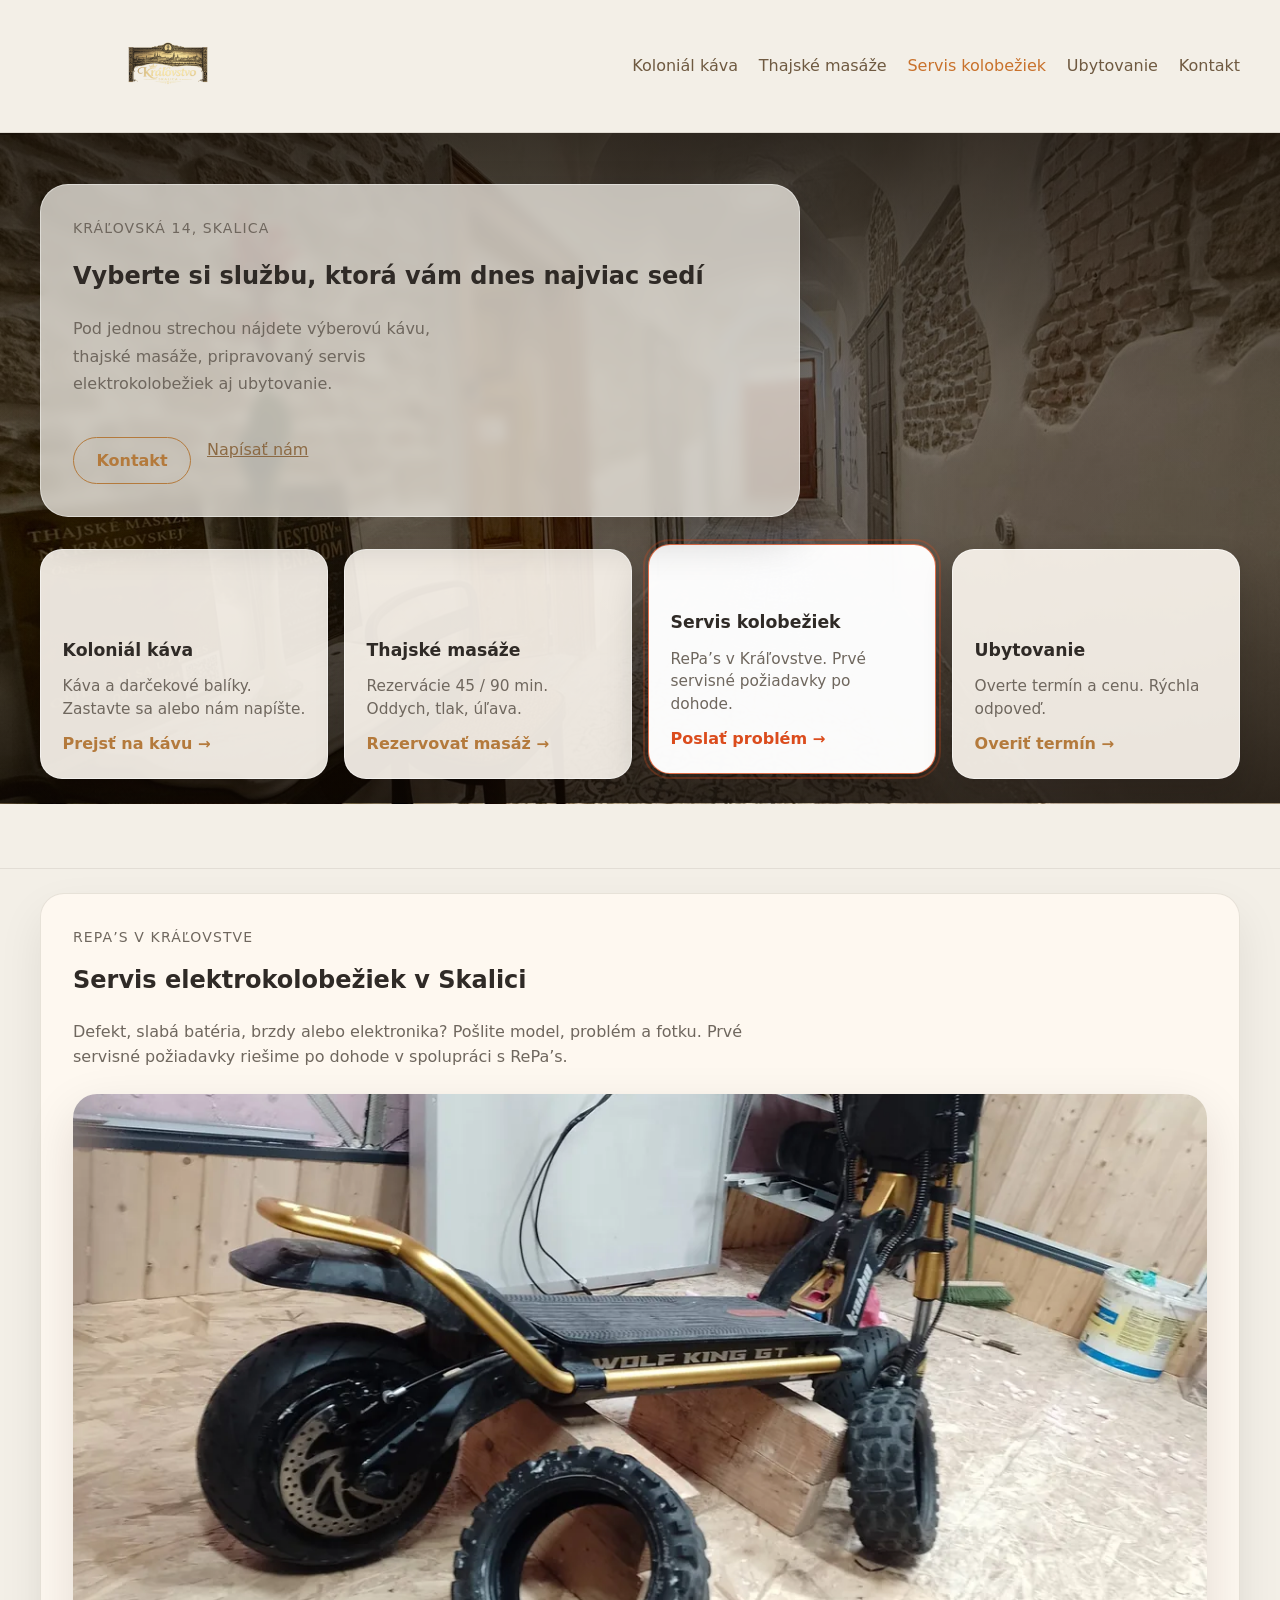
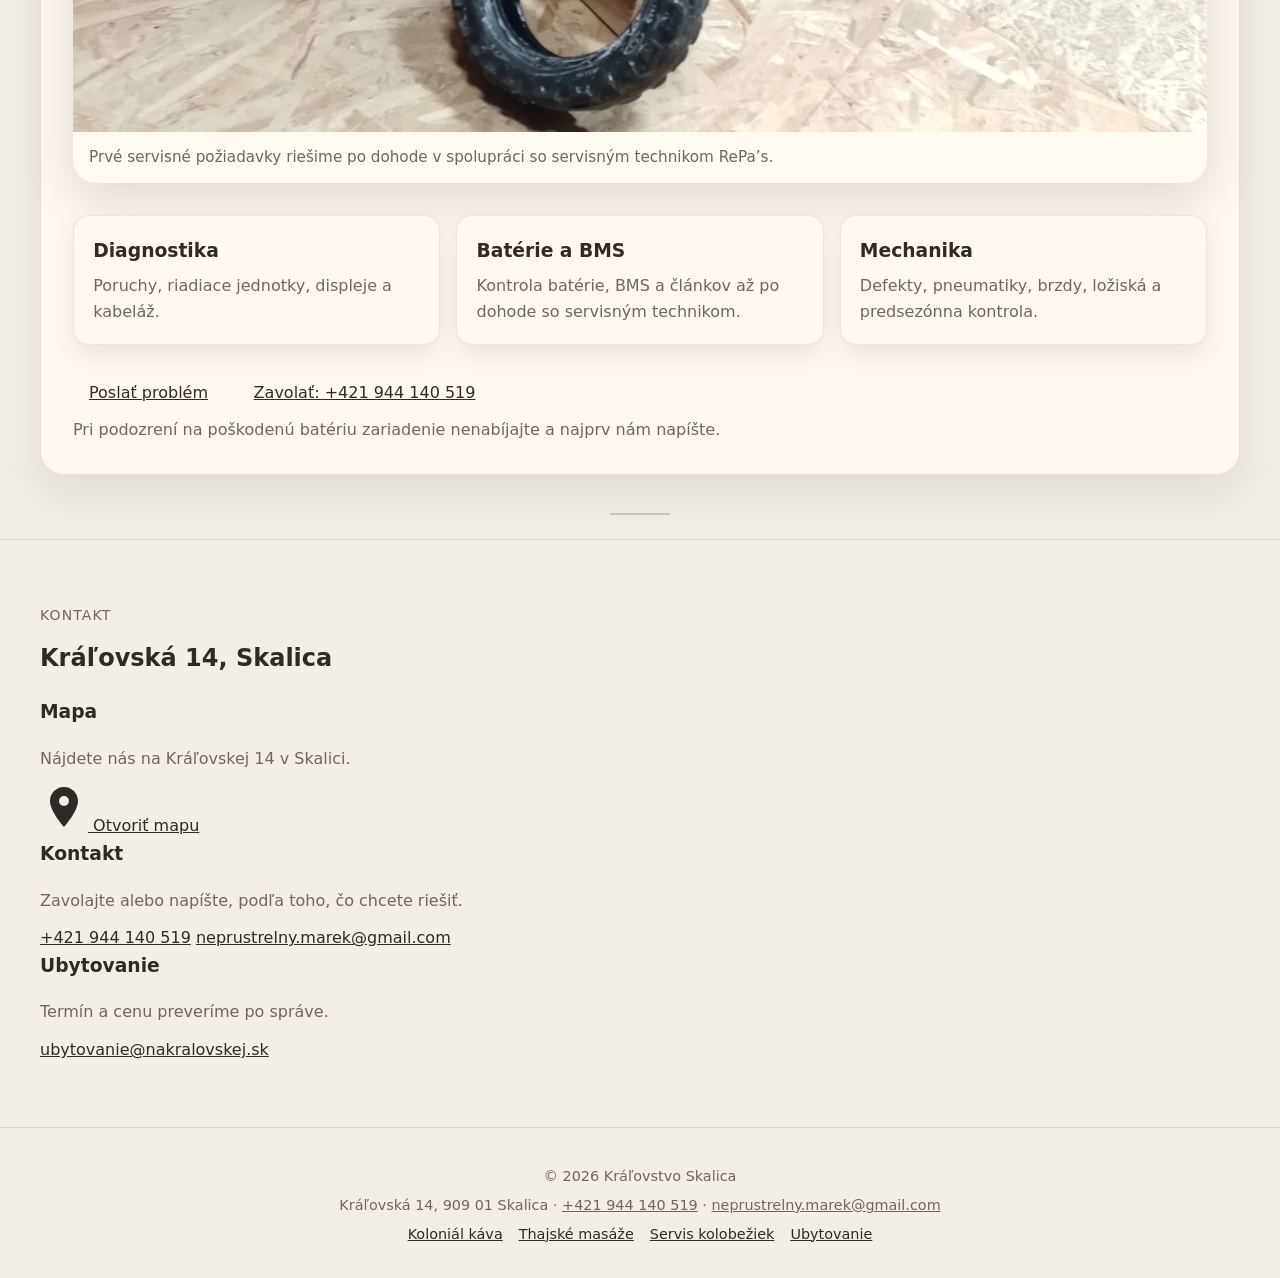
<file: index.html>
<!DOCTYPE html>
<html lang="sk">
<head>
  <meta charset="UTF-8" />
  <meta name="viewport" content="width=device-width, initial-scale=1.0" />
  <title>Kráľovstvo Skalica – káva, masáže, servis kolobežiek aj ubytovanie</title>
  <meta name="description" content="Historický dom na Kráľovskej 14 v Skalici. Jedny dvere vedú ku Koloniálu s kávou, thajským masážam, pripravovanému servisu elektrokolobežiek v spolupráci s RePa’s aj ubytovaniu." />
  <meta property="og:title" content="Kráľovstvo Skalica" />
  <meta property="og:description" content="Jedny dvere, viac ciest – káva, masáže, servis elektrokolobežiek a ubytovanie v historickom dome." />
  <meta property="og:type" content="website" />
  <meta property="og:url" content="https://kralovstvo.sk/" />
  <meta property="og:site_name" content="Kráľovstvo Skalica" />
  <meta property="og:locale" content="sk_SK" />
  <meta property="og:image" content="https://kralovstvo.sk/assets/img/og-home.jpg" />
  <meta property="og:image:width" content="1200" />
  <meta property="og:image:height" content="630" />
  <meta name="twitter:card" content="summary_large_image" />
  <link rel="canonical" href="https://kralovstvo.sk/" />
  <link rel="icon" href="assets/img/favicon.ico" sizes="any" />
  <link rel="icon" type="image/png" sizes="32x32" href="assets/img/favicon-32.png" />
  <link rel="icon" type="image/png" sizes="192x192" href="assets/img/favicon-192.png" />
  <link rel="icon" type="image/png" sizes="512x512" href="assets/img/favicon-512.png" />
  <link rel="apple-touch-icon" href="assets/img/apple-touch-icon.png" />
  <link rel="manifest" href="assets/img/site.webmanifest" />
  <meta name="theme-color" content="#fdfaf4" />
  <meta name="msapplication-TileColor" content="#1f1307" />
  <link rel="stylesheet" href="assets/css/shared.css" />
  <script type="application/ld+json">
    {
      "@context": "https://schema.org",
      "@type": "LocalBusiness",
      "name": "Kráľovstvo Skalica",
      "description": "Historický dom zo 17. storočia s Koloniálom, thajskými masážami, pripravovaným servisom elektrokolobežiek v spolupráci s RePa’s a butikovým ubytovaním.",
      "url": "https://kralovstvo.sk/",
      "telephone": "+421944140519",
      "email": "neprustrelny.marek@gmail.com",
      "address": {
        "@type": "PostalAddress",
        "streetAddress": "Kráľovská 14",
        "addressLocality": "Skalica",
        "postalCode": "909 01",
        "addressCountry": "SK"
      },
      "geo": {
        "@type": "GeoCoordinates",
        "latitude": 48.84674,
        "longitude": 17.23152
      },
      "image": "https://kralovstvo.sk/assets/img/og-home.jpg"
    }
  </script>
</head>
<body>
  <header class="site-header">
    <div class="container header-inner">
      <a class="logo" href="index.html" aria-label="Kráľovstvo Skalica">
        <img src="assets/img/logo-kralovstvo.png" alt="Kráľovstvo Skalica" class="site-logo" />
      </a>
      <nav class="primary-nav" aria-label="Hlavná navigácia">
        <button class="nav-toggle" aria-expanded="false" aria-controls="nav-list">Menu</button>
        <ul id="nav-list">
          <li><a href="#kolonial-kava" data-service-trigger="kolonial-kava">Koloniál káva</a></li>
          <li><a href="#thajske-masaze" data-service-trigger="thajske-masaze">Thajské masáže</a></li>
          <li><a href="#servis-elektrokolobeziek" data-service-trigger="servis-elektrokolobeziek">Servis kolobežiek</a></li>
          <li><a href="#ubytovanie" data-service-trigger="ubytovanie">Ubytovanie</a></li>
          <li><a href="#kontakt">Kontakt</a></li>
        </ul>
      </nav>
    </div>
  </header>

  <main>
    <section class="hero hero-entry hero-entry-home">
      <div class="container hero-home-layout">
        <div class="hero-entry-content hero-home-copy">
          <p class="tag">Kráľovská 14, Skalica</p>
          <h1>Vyberte si službu, ktorá vám dnes najviac sedí</h1>
          <p>Pod jednou strechou nájdete výberovú kávu, thajské masáže, pripravovaný servis elektrokolobežiek aj ubytovanie.</p>
          <div class="cta-group">
            <a class="btn btn-secondary" href="#kontakt">Kontakt</a>
            <a class="text-link" href="mailto:neprustrelny.marek@gmail.com?subject=Kráľovstvo%20Skalica">Napísať nám</a>
          </div>
        </div>
        <div class="hero-cards" data-hero-cards id="cesty">
          <a class="hero-card" href="#kolonial-kava" data-service-trigger="kolonial-kava" aria-label="Koloniál káva">
            <span class="hero-card-body">
              <h3>Koloniál káva</h3>
              <p>Káva a darčekové balíky. Zastavte sa alebo nám napíšte.</p>
              <span class="hero-card-cta">Prejsť na kávu</span>
            </span>
          </a>
          <a class="hero-card" href="#thajske-masaze" data-service-trigger="thajske-masaze" aria-label="Thajské masáže">
            <span class="hero-card-body">
              <h3>Thajské masáže</h3>
              <p>Rezervácie 45 / 90 min. Oddych, tlak, úľava.</p>
              <span class="hero-card-cta">Rezervovať masáž</span>
            </span>
          </a>
          <a class="hero-card" href="#servis-elektrokolobeziek" data-service-trigger="servis-elektrokolobeziek" aria-label="Servis elektrokolobežiek v Skalici">
            <span class="hero-card-body">
              <h3>Servis kolobežiek</h3>
              <p>RePa’s v Kráľovstve. Prvé servisné požiadavky po dohode.</p>
              <span class="hero-card-cta">Poslať problém</span>
            </span>
          </a>
          <a class="hero-card" href="#ubytovanie" data-service-trigger="ubytovanie" aria-label="Ubytovanie">
            <span class="hero-card-body">
              <h3>Ubytovanie</h3>
              <p>Overte termín a cenu. Rýchla odpoveď.</p>
              <span class="hero-card-cta">Overiť termín</span>
            </span>
          </a>
        </div>
      </div>
    </section>

    <section class="service-detail-area" id="sluzby-detail" aria-live="polite">
      <div class="container">
        <article class="service-panel" id="kolonial-kava" data-service-panel="kolonial-kava">
          <p class="tag">Káva a darčekové balíky</p>
          <h2>Koloniál káva</h2>
          <p>
            Výberová káva, darčekové balíky a jednoduchá objednávka po dohode.
            Zastavte sa u nás v Kráľovstve alebo nám napíšte, čo by ste potrebovali pripraviť.
          </p>
          <div class="trust-grid">
            <div class="trust-card">
              <h3>Čerstvá káva</h3>
              <p>Výberová káva a balíky pripravené podľa dohody.</p>
            </div>
            <div class="trust-card">
              <h3>Darčeky</h3>
              <p>Pre návštevy, firmy alebo blízkych.</p>
            </div>
            <div class="trust-card">
              <h3>Osobný odber</h3>
              <p>Možnosť osobného odberu po dohode.</p>
            </div>
          </div>
          <div class="service-actions">
            <a class="btn btn-secondary" href="kava.html">Vybrať kávu</a>
          </div>
        </article>

        <article class="service-panel" id="thajske-masaze" data-service-panel="thajske-masaze">
          <p class="tag">Oddych, tlak, úľava</p>
          <h2>Thajské masáže</h2>
          <p>
            Thajské masáže v pokojnom zázemí Kráľovstva.
            Rezervácie riešime po dohode podľa dostupných termínov.
          </p>
          <div class="trust-grid">
            <div class="trust-card">
              <h3>45 alebo 90 minút</h3>
              <p>Vyberieme dĺžku podľa potreby a dostupnosti.</p>
            </div>
            <div class="trust-card">
              <h3>Podľa tela</h3>
              <p>Masáž prispôsobíme tomu, čo práve potrebujete uvoľniť.</p>
            </div>
            <div class="trust-card">
              <h3>Poukaz</h3>
              <p>Darčekový poukaz pripravíme po dohode.</p>
            </div>
          </div>
          <div class="service-actions">
            <a class="btn btn-secondary" href="mailto:neprustrelny.marek@gmail.com?subject=Rezervacia%20masaze%20-%20Kralovstvo%20Skalica">Rezervovať masáž</a>
            <a class="text-link" href="masaze.html">Prejsť na detail masáží</a>
          </div>
        </article>

        <article class="service-panel" id="servis-elektrokolobeziek" data-service-panel="servis-elektrokolobeziek">
          <p class="tag">RePa’s v Kráľovstve</p>
          <h2>Servis elektrokolobežiek v Skalici</h2>
          <p>
            Defekt, slabá batéria, brzdy alebo elektronika? Pošlite model, problém a fotku.
            Prvé servisné požiadavky riešime po dohode v spolupráci s RePa’s.
          </p>

          <figure class="service-photo">
            <picture>
              <source srcset="assets/img/servis-kolobeziek/servis-kolobezky-dielna-01.webp" type="image/webp" />
              <img
                src="assets/img/servis-kolobeziek/servis-kolobezky-dielna-01.jpg"
                alt="Servis elektrokolobežky v dielni RePa’s v Kráľovstve"
                width="1200"
                height="675"
                loading="lazy"
              />
            </picture>
            <figcaption>Prvé servisné požiadavky riešime po dohode v spolupráci so servisným technikom RePa’s.</figcaption>
          </figure>

          <div class="trust-grid">
            <div class="trust-card">
              <h3>Diagnostika</h3>
              <p>Poruchy, riadiace jednotky, displeje a kabeláž.</p>
            </div>

            <div class="trust-card">
              <h3>Batérie a BMS</h3>
              <p>Kontrola batérie, BMS a článkov až po dohode so servisným technikom.</p>
            </div>

            <div class="trust-card">
              <h3>Mechanika</h3>
              <p>Defekty, pneumatiky, brzdy, ložiská a predsezónna kontrola.</p>
            </div>
          </div>

          <div class="service-actions">
            <a class="contact-link" href="mailto:neprustrelny.marek@gmail.com?subject=Servis%20elektrokolobezky%20-%20RePa%27s%20v%20Kralovstve&body=Dobry%20den,%0A%0Aprosim%20o%20servis%20elektrokolobezky.%0A%0AZnacka%20a%20model:%0APopis%20problemu:%0AFotka%20alebo%20video:%0ATelefon:%0A%0ADakujem.">
              Poslať problém
            </a>
            <a class="contact-link" href="tel:+421944140519">
              Zavolať: +421&nbsp;944&nbsp;140&nbsp;519
            </a>
          </div>

          <p class="todo-note">
            Pri podozrení na poškodenú batériu zariadenie nenabíjajte a najprv nám napíšte.
          </p>
        </article>

        <article class="service-panel" id="ubytovanie" data-service-panel="ubytovanie">
          <p class="tag">Overenie termínu po dohode</p>
          <h2>Ubytovanie na Kráľovskej</h2>
          <p>
            Ubytovanie v historickom dome na Kráľovskej 14. Pošlite nám termín, počet osôb
            a krátku predstavu pobytu, preveríme dostupnosť a ozveme sa späť.
          </p>
          <div class="trust-grid">
            <div class="trust-card">
              <h3>Historický dom</h3>
              <p>Zázemie v centre Skalice na Kráľovskej 14.</p>
            </div>
            <div class="trust-card">
              <h3>Pokoj</h3>
              <p>Pokojné zázemie pre oddych aj krátky pobyt.</p>
            </div>
            <div class="trust-card">
              <h3>Po dohode</h3>
              <p>Termín a cenu preveríme podľa vašej správy.</p>
            </div>
          </div>
          <div class="service-actions">
            <a class="btn btn-secondary" href="mailto:ubytovanie@nakralovskej.sk?subject=Ubytovanie%20Kralovska%2014%20-%20overenie%20terminu">Overiť termín</a>
            <a class="text-link" href="ubytovanie.html">Prejsť na detail ubytovania</a>
          </div>
        </article>
      </div>
    </section>

    <section class="trust-block" id="kontakt">
      <div class="container">
        <p class="tag">Kontakt</p>
        <h2>Kráľovská 14, Skalica</h2>
        <div class="trust-grid">
          <article class="trust-card">
            <h3>Mapa</h3>
            <p>Nájdete nás na Kráľovskej 14 v Skalici.</p>
            <a class="map-link" href="https://maps.google.com/?q=Kráľovská+14,+Skalica" target="_blank" rel="noopener">
              <svg viewBox="0 0 24 24" width="48" height="48" aria-hidden="true" focusable="false">
                <path fill="currentColor" d="M12 2C8.13 2 5 5.13 5 9c0 5.25 7 13 7 13s7-7.75 7-13c0-3.87-3.13-7-7-7zm0 9.5a2.5 2.5 0 110-5 2.5 2.5 0 010 5z" />
              </svg>
              Otvoriť mapu
            </a>
          </article>
          <article class="trust-card">
            <h3>Kontakt</h3>
            <p>Zavolajte alebo napíšte, podľa toho, čo chcete riešiť.</p>
            <a class="contact-link" href="tel:+421944140519">+421&nbsp;944&nbsp;140&nbsp;519</a>
            <a class="contact-link" href="mailto:neprustrelny.marek@gmail.com">neprustrelny.marek@gmail.com</a>
          </article>
          <article class="trust-card">
            <h3>Ubytovanie</h3>
            <p>Termín a cenu preveríme po správe.</p>
            <a class="contact-link" href="mailto:ubytovanie@nakralovskej.sk">ubytovanie@nakralovskej.sk</a>
          </article>
        </div>
      </div>
    </section>
  </main>

  <footer class="site-footer">
    <div class="container">
      <p>© <span data-current-year></span> Kráľovstvo Skalica</p>
      <p>Kráľovská 14, 909 01 Skalica · <a href="tel:+421944140519">+421&nbsp;944&nbsp;140&nbsp;519</a> · <a href="mailto:neprustrelny.marek@gmail.com">neprustrelny.marek@gmail.com</a></p>
      <div class="footer-links">
        <a href="#kolonial-kava">Koloniál káva</a>
        <a href="#thajske-masaze">Thajské masáže</a>
        <a href="#servis-elektrokolobeziek">Servis kolobežiek</a>
        <a href="#ubytovanie">Ubytovanie</a>
      </div>
    </div>
  </footer>

  <script src="assets/js/site.js" defer></script>
</body>
</html>
</file>
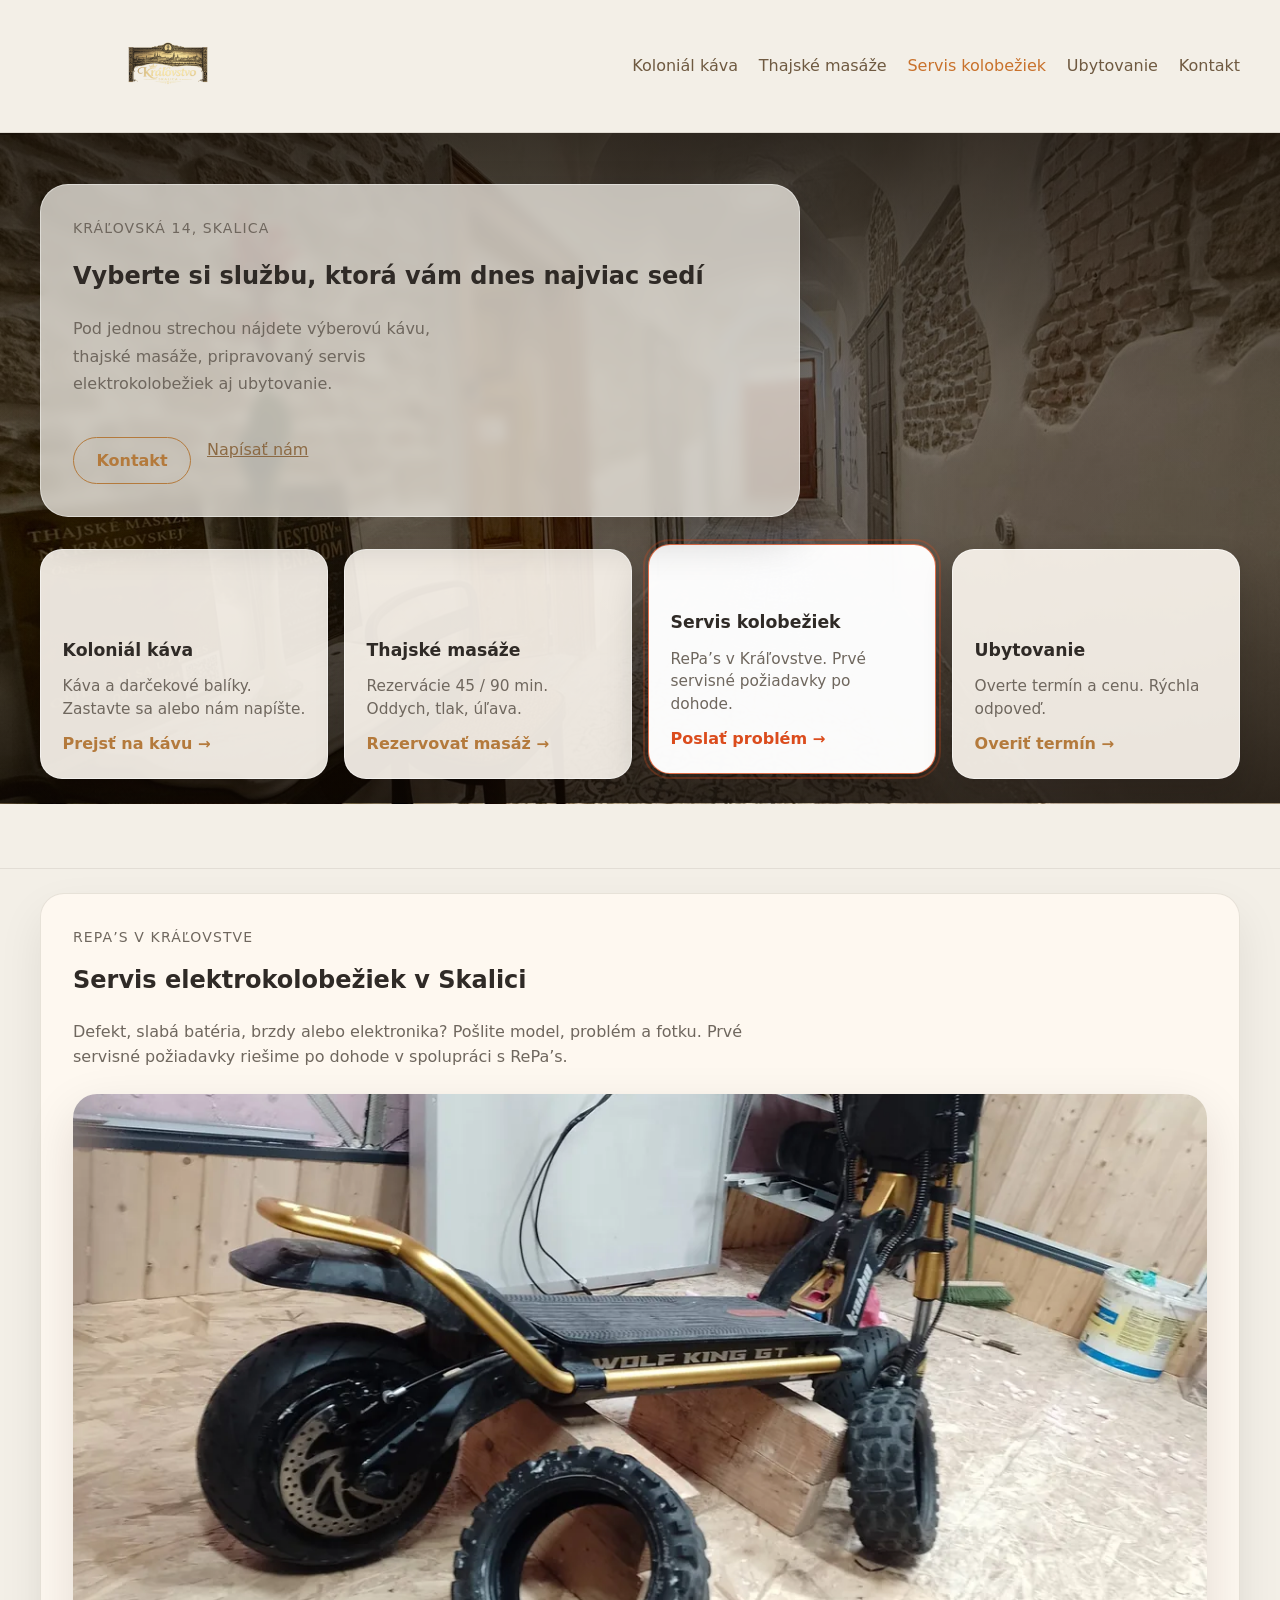
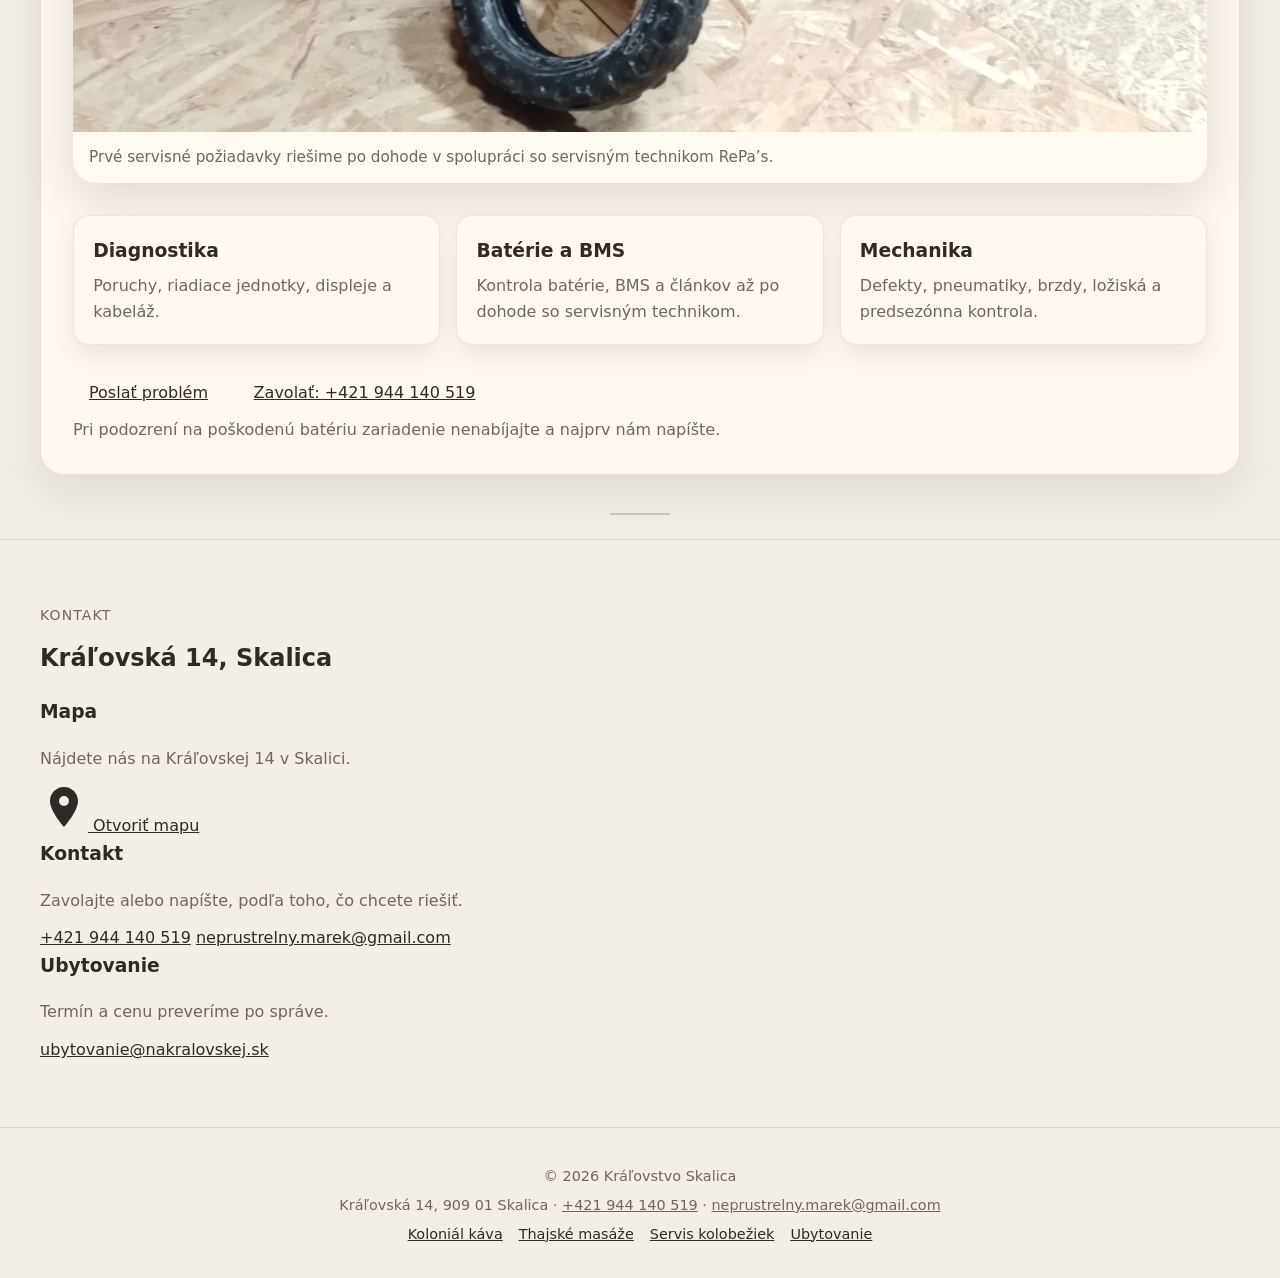
<file: bike.html>
<!DOCTYPE html>
<html lang="sk">
<head>
  <meta charset="UTF-8" />
  <meta name="viewport" content="width=device-width, initial-scale=1.0" />
  <title>Presmerovanie – Kráľovstvo Skalica</title>
  <meta name="robots" content="noindex,follow" />
  <meta http-equiv="refresh" content="0; url=index.html#servis-elektrokolobeziek" />
  <link rel="canonical" href="index.html#servis-elektrokolobeziek" />
</head>
<body>
  <p>Presmerujeme vás na aktuálnu službu v Kráľovstve.</p>
  <p><a href="index.html#servis-elektrokolobeziek">Prejsť na servis kolobežiek</a></p>
  <script>
    window.location.replace("index.html#servis-elektrokolobeziek");
  </script>
</body>
</html>
</file>
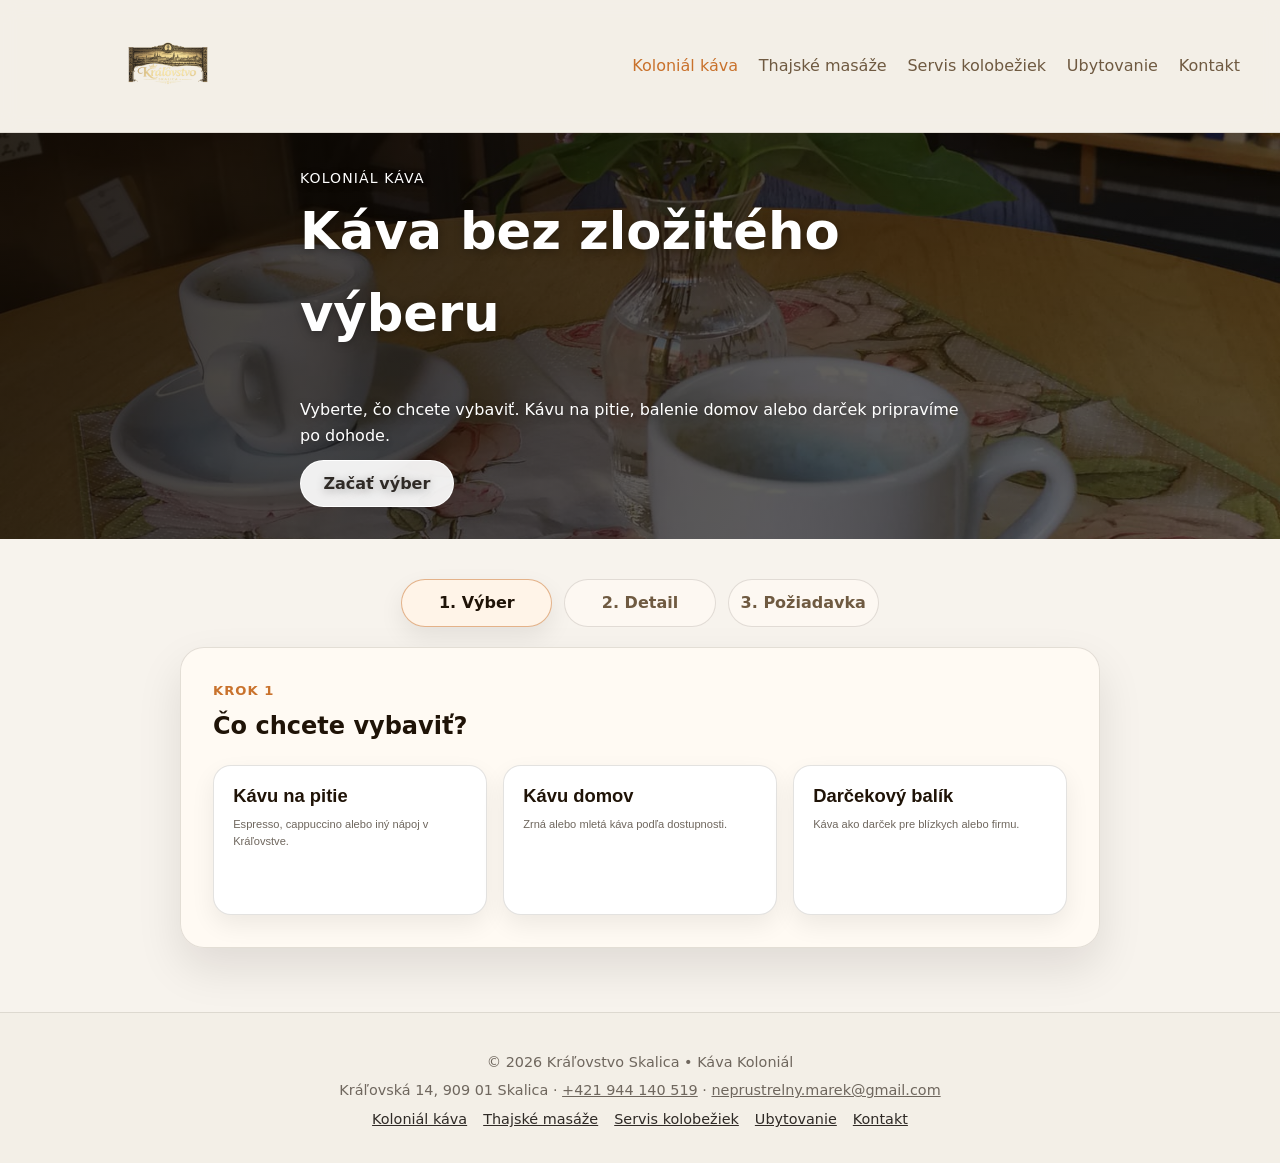
<file: kava.html>
<!DOCTYPE html>
<html lang="sk">
<head>
  <meta charset="UTF-8" />
  <meta name="viewport" content="width=device-width, initial-scale=1.0" />
  <title>Káva Koloniál – Kráľovstvo Skalica</title>
  <meta name="description" content="Jednoduchý výber kávy v Koloniáli. Vyberte kávu na pitie, balenie domov alebo darčekový balík a pošlite nám požiadavku." />
  <meta property="og:title" content="Káva Koloniál – Kráľovstvo Skalica" />
  <meta property="og:description" content="Káva na pitie, balenie domov alebo darčekový balík po dohode v Kráľovstve Skalica." />
  <meta property="og:type" content="website" />
  <meta property="og:url" content="https://kralovstvo.sk/kava.html" />
  <meta property="og:site_name" content="Kráľovstvo Skalica" />
  <meta property="og:locale" content="sk_SK" />
  <meta property="og:image" content="https://kralovstvo.sk/assets/img/og-kava.jpg" />
  <meta property="og:image:width" content="1200" />
  <meta property="og:image:height" content="630" />
  <meta name="twitter:card" content="summary_large_image" />
  <link rel="canonical" href="https://kralovstvo.sk/kava.html" />
  <link rel="icon" href="assets/img/favicon.ico" sizes="any" />
  <link rel="icon" type="image/png" sizes="32x32" href="assets/img/favicon-32.png" />
  <link rel="icon" type="image/png" sizes="192x192" href="assets/img/favicon-192.png" />
  <link rel="icon" type="image/png" sizes="512x512" href="assets/img/favicon-512.png" />
  <link rel="apple-touch-icon" href="assets/img/apple-touch-icon.png" />
  <link rel="manifest" href="assets/img/site.webmanifest" />
  <meta name="theme-color" content="#fdfaf4" />
  <meta name="msapplication-TileColor" content="#1f1307" />
  <link rel="stylesheet" href="assets/css/shared.css" />
  <link rel="stylesheet" href="assets/css/kava.css" />
</head>

<body class="page-kava">
  <header class="site-header">
    <div class="container header-inner">
      <a class="logo" href="index.html" aria-label="Kráľovstvo Skalica">
        <img src="assets/img/logo-kralovstvo.png" alt="Kráľovstvo Skalica" class="site-logo" />
      </a>
      <nav class="primary-nav" aria-label="Hlavná navigácia">
        <button class="nav-toggle" aria-expanded="false" aria-controls="nav-list">Menu</button>
        <ul id="nav-list">
          <li><a href="index.html#kolonial-kava" class="active">Koloniál káva</a></li>
          <li><a href="index.html#thajske-masaze">Thajské masáže</a></li>
          <li><a href="index.html#servis-elektrokolobeziek">Servis kolobežiek</a></li>
          <li><a href="index.html#ubytovanie">Ubytovanie</a></li>
          <li><a href="index.html#kontakt">Kontakt</a></li>
        </ul>
      </nav>
    </div>
  </header>

  <!-- HERO -->
  <section class="hero kava-hero">
    <div class="container hero-content">
      <span class="tag">Koloniál káva</span>
      <h1>Káva bez zložitého výberu</h1>
      <p class="text-limit">Vyberte, čo chcete vybaviť. Kávu na pitie, balenie domov alebo darček pripravíme po dohode.</p>
      <div class="hero-actions">
        <a class="btn btn-secondary" href="#kava-wizard">Začať výber</a>
      </div>
    </div>
  </section>

  <main>
    <section class="section kava-wizard" id="kava-wizard" aria-live="polite">
      <div class="container">
        <ol class="wizard-progress" aria-label="Postup požiadavky">
          <li class="is-active" data-step-indicator="1">1. Výber</li>
          <li data-step-indicator="2">2. Detail</li>
          <li data-step-indicator="3">3. Požiadavka</li>
        </ol>

        <section class="wizard-step" data-wizard-step="1">
          <p class="section-subtitle">Krok 1</p>
          <h2>Čo chcete vybaviť?</h2>
          <div class="choice-grid">
            <button class="choice-card" type="button" data-request-type="drink">
              <span>Kávu na pitie</span>
              <small>Espresso, cappuccino alebo iný nápoj v Kráľovstve.</small>
            </button>
            <button class="choice-card" type="button" data-request-type="home">
              <span>Kávu domov</span>
              <small>Zrná alebo mletá káva podľa dostupnosti.</small>
            </button>
            <button class="choice-card" type="button" data-request-type="gift">
              <span>Darčekový balík</span>
              <small>Káva ako darček pre blízkych alebo firmu.</small>
            </button>
          </div>
        </section>

        <section class="wizard-step" data-wizard-step="drink" hidden>
          <button class="back-link" type="button" data-back-step="1">Späť</button>
          <p class="section-subtitle">Krok 2</p>
          <h2>Káva na pitie</h2>
          <p>Nápojový lístok doplníme. Ak chcete kávu na pitie, napíšte nám alebo sa zastavte.</p>
          <button class="btn btn-primary" type="button" data-create-request="drink">Napísať ku káve</button>
        </section>

        <section class="wizard-step" data-wizard-step="home-size" hidden>
          <button class="back-link" type="button" data-back-step="1">Späť</button>
          <p class="section-subtitle">Krok 2</p>
          <h2>Akú gramáž chcete?</h2>
          <div class="size-grid" role="group" aria-label="Výber gramáže">
            <button class="choice-chip" type="button" data-bean-size="150 g">150 g</button>
            <button class="choice-chip" type="button" data-bean-size="250 g">250 g</button>
            <button class="choice-chip" type="button" data-bean-size="500 g">500 g</button>
            <button class="choice-chip" type="button" data-bean-size="1 kg">1 kg</button>
          </div>
        </section>

        <section class="wizard-step" data-wizard-step="home-coffee" hidden>
          <button class="back-link" type="button" data-back-step="home-size">Späť na gramáž</button>
          <p class="section-subtitle">Krok 2</p>
          <h2>Vyberte kávu</h2>
          <p class="wizard-note" id="selectedSizeNote"></p>
          <div class="product-card-grid" id="coffeeList" aria-live="polite"></div>
        </section>

        <section class="wizard-step" data-wizard-step="gift" hidden>
          <button class="back-link" type="button" data-back-step="1">Späť</button>
          <p class="section-subtitle">Krok 2</p>
          <h2>Darčekový balík</h2>
          <p>Darčekový balík pripravíme po dohode podľa rozpočtu a dostupnej kávy.</p>
          <div class="choice-grid">
            <button class="choice-card" type="button" data-gift-choice="Malý balík">
              <span>Malý balík</span>
              <small>Jednoduchý darček pre návštevu alebo blízkeho.</small>
            </button>
            <button class="choice-card" type="button" data-gift-choice="Väčší balík">
              <span>Väčší balík</span>
              <small>Viac kávy alebo doplnkov podľa dohody.</small>
            </button>
            <button class="choice-card" type="button" data-gift-choice="Vyskladať individuálne">
              <span>Vyskladať individuálne</span>
              <small>Napíšte predstavu a rozpočet, doladíme obsah.</small>
            </button>
          </div>
          <button class="btn btn-primary" type="button" data-gift-choice="Vyskladať individuálne">Napísať k darčeku</button>
        </section>

        <section class="wizard-step request-summary" data-wizard-step="summary" hidden>
          <button class="back-link" type="button" data-back-step="last">Späť</button>
          <p class="section-subtitle">Krok 3</p>
          <h2>Vaša požiadavka</h2>
          <dl class="summary-list" id="summaryList"></dl>
          <p class="summary-total" id="summaryTotal" hidden></p>
          <div class="request-form">
            <label>
              Meno
              <input type="text" id="customerName" autocomplete="name" />
            </label>
            <label>
              Kontakt
              <input type="text" id="customerContact" autocomplete="email" placeholder="telefón alebo e-mail" />
            </label>
            <label class="full-row">
              Poznámka
              <textarea id="customerNote" rows="3" placeholder="Čas, mletie, darčekový rozpočet alebo iná poznámka"></textarea>
            </label>
          </div>
          <a class="btn btn-primary" id="sendRequestButton" href="mailto:neprustrelny.marek@gmail.com?subject=Kava%20Kolonial%20-%20poziadavka">Odoslať požiadavku</a>
          <button class="checkout-cancel-link" type="button" id="startAgainButton">Začať odznova</button>
        </section>
      </div>
    </section>

  </main>

  <footer class="site-footer">
    <div class="container">
      <p>© <span data-current-year></span> Kráľovstvo Skalica • Káva Koloniál</p>
      <p>Kráľovská 14, 909 01 Skalica · <a href="tel:+421944140519">+421&nbsp;944&nbsp;140&nbsp;519</a> · <a href="mailto:neprustrelny.marek@gmail.com">neprustrelny.marek@gmail.com</a></p>
      <div class="footer-links">
        <a href="index.html#kolonial-kava">Koloniál káva</a>
        <a href="index.html#thajske-masaze">Thajské masáže</a>
        <a href="index.html#servis-elektrokolobeziek">Servis kolobežiek</a>
        <a href="index.html#ubytovanie">Ubytovanie</a>
        <a href="index.html#kontakt">Kontakt</a>
      </div>
    </div>
  </footer>

  <script src="assets/js/site.js" defer></script>
  <script src="assets/js/kava.js" defer></script>
</body>
</html>
</file>
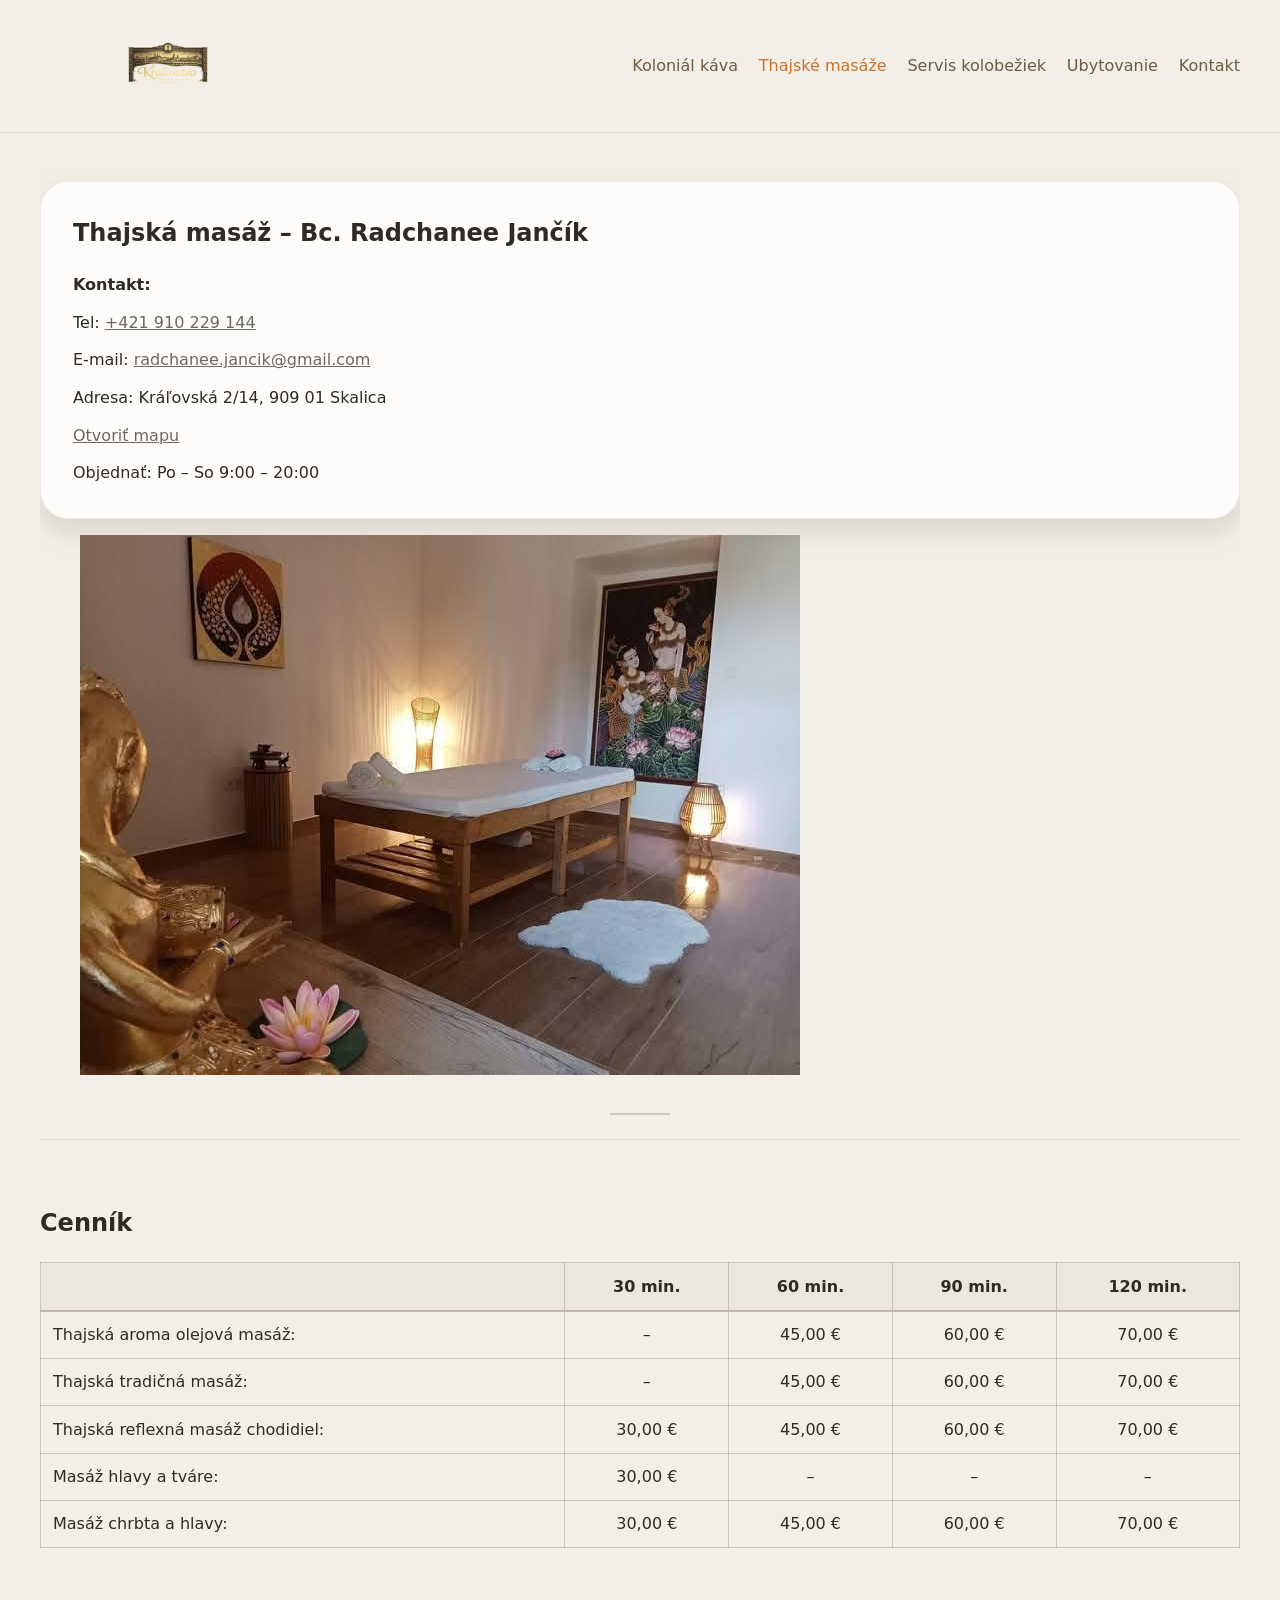
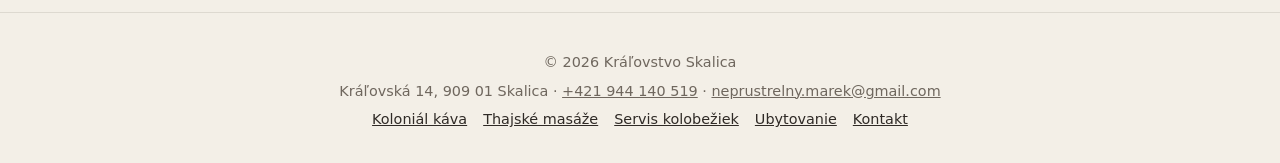
<file: masaze.html>
<!DOCTYPE html>
<html lang="sk">
<head>
  <meta charset="UTF-8" />
  <meta name="viewport" content="width=device-width, initial-scale=1.0" />
  <title>Thajské masáže – Kráľovstvo Skalica</title>
  <meta name="description" content="Terapeutky z Chiang Mai priamo v centre Skalice. Rezervuj si termín alebo darčekový poukaz." />
  <meta property="og:title" content="Thajské masáže – Kráľovstvo Skalica" />
  <meta property="og:description" content="Pokojné masáže, poukazy a firemné programy v Kráľovstve Skalica." />
  <meta property="og:type" content="website" />
  <meta property="og:url" content="https://kralovstvo.sk/masaze.html" />
  <meta property="og:site_name" content="Kráľovstvo Skalica" />
  <meta property="og:locale" content="sk_SK" />
  <meta property="og:image" content="https://kralovstvo.sk/assets/img/og-masaze.jpg" />
  <meta property="og:image:width" content="1200" />
  <meta property="og:image:height" content="630" />
  <meta name="twitter:card" content="summary_large_image" />
  <link rel="canonical" href="https://kralovstvo.sk/masaze.html" />
  <link rel="icon" href="assets/img/favicon.ico" sizes="any" />
  <link rel="icon" type="image/png" sizes="32x32" href="assets/img/favicon-32.png" />
  <link rel="icon" type="image/png" sizes="192x192" href="assets/img/favicon-192.png" />
  <link rel="icon" type="image/png" sizes="512x512" href="assets/img/favicon-512.png" />
  <link rel="apple-touch-icon" href="assets/img/apple-touch-icon.png" />
  <link rel="manifest" href="assets/img/site.webmanifest" />
  <meta name="theme-color" content="#fdfaf4" />
  <meta name="msapplication-TileColor" content="#1f1307" />
  <link rel="stylesheet" href="assets/css/shared.css" />
  <style>
    .masaze-cennik {
      width: 100%;
      border-collapse: collapse;
      margin-top: 1rem;
    }

    .masaze-cennik th,
    .masaze-cennik td {
      border: 1px solid rgba(31, 19, 7, 0.18);
      padding: 0.65rem 0.75rem;
      color: var(--text-main);
      vertical-align: top;
    }

    .masaze-cennik thead th {
      background: rgba(31, 19, 7, 0.04);
      border-bottom: 2px solid rgba(31, 19, 7, 0.24);
    }

    .masaze-cennik th:not(:first-child),
    .masaze-cennik td:not(:first-child) {
      text-align: center;
    }
  </style>
</head>
<body>
  <header class="site-header">
    <div class="container header-inner">
      <a class="logo" href="index.html" aria-label="Kráľovstvo Skalica">
        <img src="assets/img/logo-kralovstvo.png" alt="Kráľovstvo Skalica" class="site-logo" />
      </a>
      <nav class="primary-nav" aria-label="Hlavná navigácia">
        <button class="nav-toggle" aria-expanded="false" aria-controls="nav-list">Menu</button>
        <ul id="nav-list">
          <li><a href="index.html#kolonial-kava">Koloniál káva</a></li>
          <li><a href="index.html#thajske-masaze" class="active">Thajské masáže</a></li>
          <li><a href="index.html#servis-elektrokolobeziek">Servis kolobežiek</a></li>
          <li><a href="index.html#ubytovanie">Ubytovanie</a></li>
          <li><a href="index.html#kontakt">Kontakt</a></li>
        </ul>
      </nav>
    </div>
  </header>

  <main class="container compact">
    <section class="hero hero-compact hero-masaze">
      <div class="hero-split">
        <div class="hero-copy">
          <h1>Thajská masáž – Bc. Radchanee Jančík</h1>
          <p><strong>Kontakt:</strong></p>
          <p>Tel: <a class="text-link link-subtle" href="tel:+421910229144">+421 910 229 144</a></p>
          <p>E-mail: <a class="text-link link-subtle" href="mailto:radchanee.jancik@gmail.com">radchanee.jancik@gmail.com</a></p>
          <p>Adresa: Kráľovská 2/14, 909 01 Skalica</p>
          <p><a class="text-link link-subtle" href="https://maps.google.com/?q=Kráľovská+2%2F14,+909+01+Skalica" target="_blank" rel="noopener">Otvoriť mapu</a></p>
          <p>Objednať: Po – So 9:00 – 20:00</p>
        </div>
        <figure class="hero-photo-slim">
          <img src="fotky/masaze/0557d91d-fdf8-44f0-b8b6-6347955095f2.jpg" alt="Thajská masáž" loading="lazy" />
        </figure>
      </div>
    </section>

    <section class="masaze-block">
      <div class="masaze-card">
        <h2>Cenník</h2>
        <table class="masaze-cennik">
          <thead>
            <tr>
              <th scope="col"></th>
              <th scope="col">30 min.</th>
              <th scope="col">60 min.</th>
              <th scope="col">90 min.</th>
              <th scope="col">120 min.</th>
            </tr>
          </thead>
          <tbody>
            <tr>
              <td>Thajská aroma olejová masáž:</td>
              <td>–</td>
              <td>45,00 €</td>
              <td>60,00 €</td>
              <td>70,00 €</td>
            </tr>
            <tr>
              <td>Thajská tradičná masáž:</td>
              <td>–</td>
              <td>45,00 €</td>
              <td>60,00 €</td>
              <td>70,00 €</td>
            </tr>
            <tr>
              <td>Thajská reflexná masáž chodidiel:</td>
              <td>30,00 €</td>
              <td>45,00 €</td>
              <td>60,00 €</td>
              <td>70,00 €</td>
            </tr>
            <tr>
              <td>Masáž hlavy a tváre:</td>
              <td>30,00 €</td>
              <td>–</td>
              <td>–</td>
              <td>–</td>
            </tr>
            <tr>
              <td>Masáž chrbta a hlavy:</td>
              <td>30,00 €</td>
              <td>45,00 €</td>
              <td>60,00 €</td>
              <td>70,00 €</td>
            </tr>
          </tbody>
        </table>
      </div>
    </section>
  </main>

  <footer class="site-footer">
    <div class="container">
      <p>© <span data-current-year></span> Kráľovstvo Skalica</p>
      <p>Kráľovská 14, 909 01 Skalica · <a href="tel:+421944140519">+421&nbsp;944&nbsp;140&nbsp;519</a> · <a href="mailto:neprustrelny.marek@gmail.com">neprustrelny.marek@gmail.com</a></p>
      <div class="footer-links">
        <a href="index.html#kolonial-kava">Koloniál káva</a>
        <a href="index.html#thajske-masaze">Thajské masáže</a>
        <a href="index.html#servis-elektrokolobeziek">Servis kolobežiek</a>
        <a href="index.html#ubytovanie">Ubytovanie</a>
        <a href="index.html#kontakt">Kontakt</a>
      </div>
    </div>
  </footer>

  <script src="assets/js/site.js" defer></script>
</body>
</html>
</file>
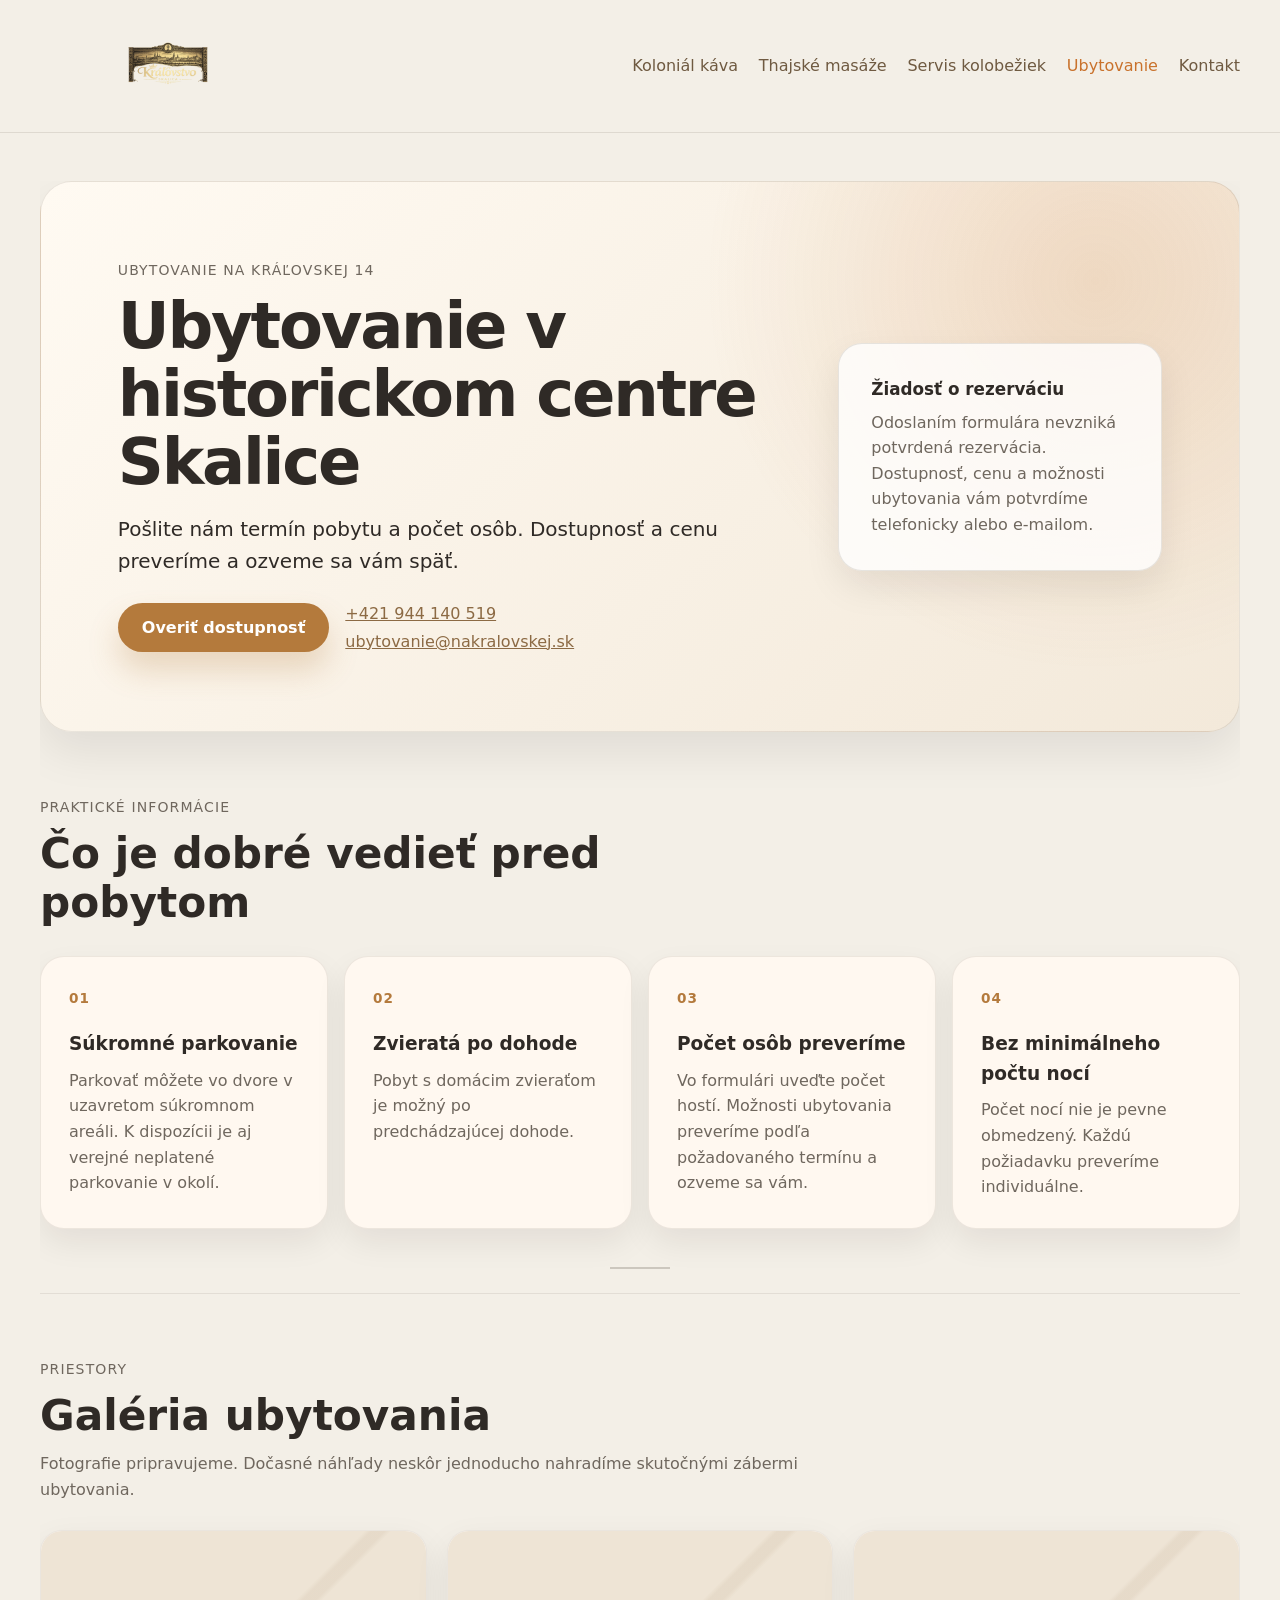
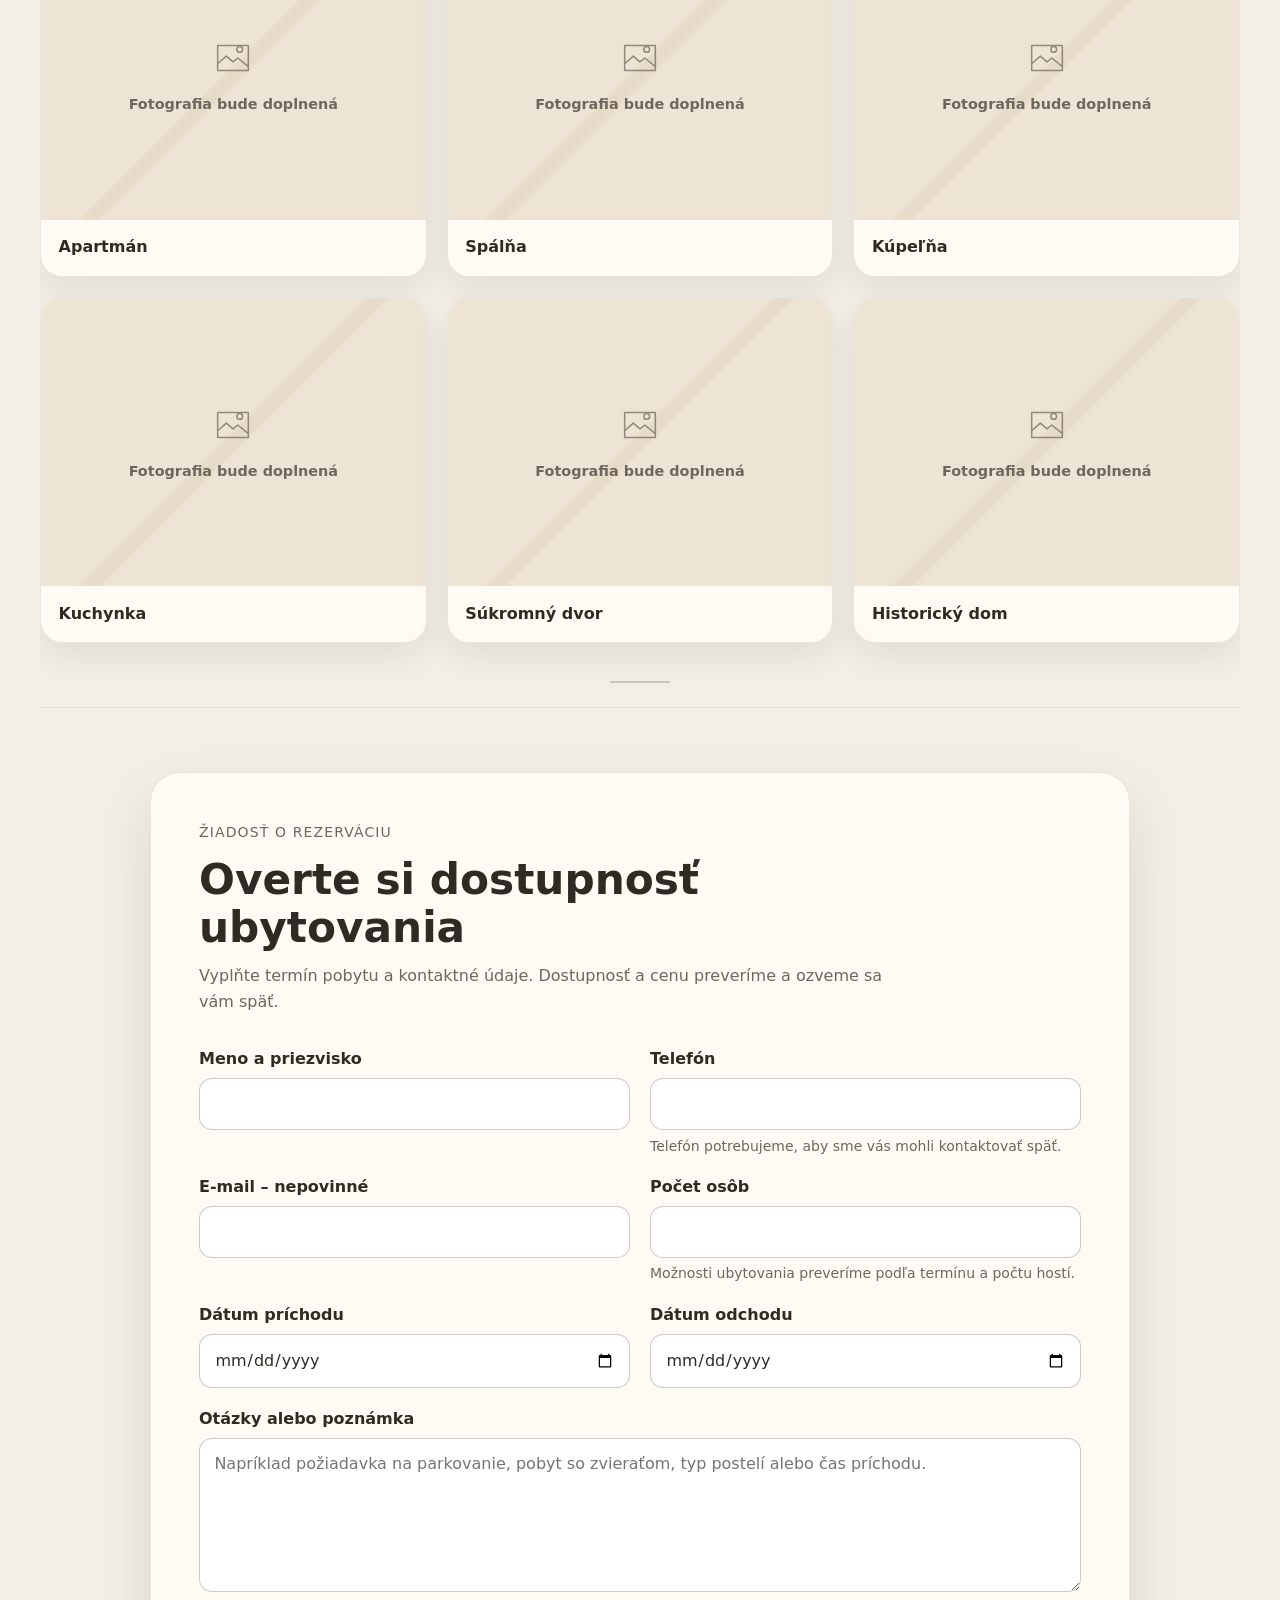
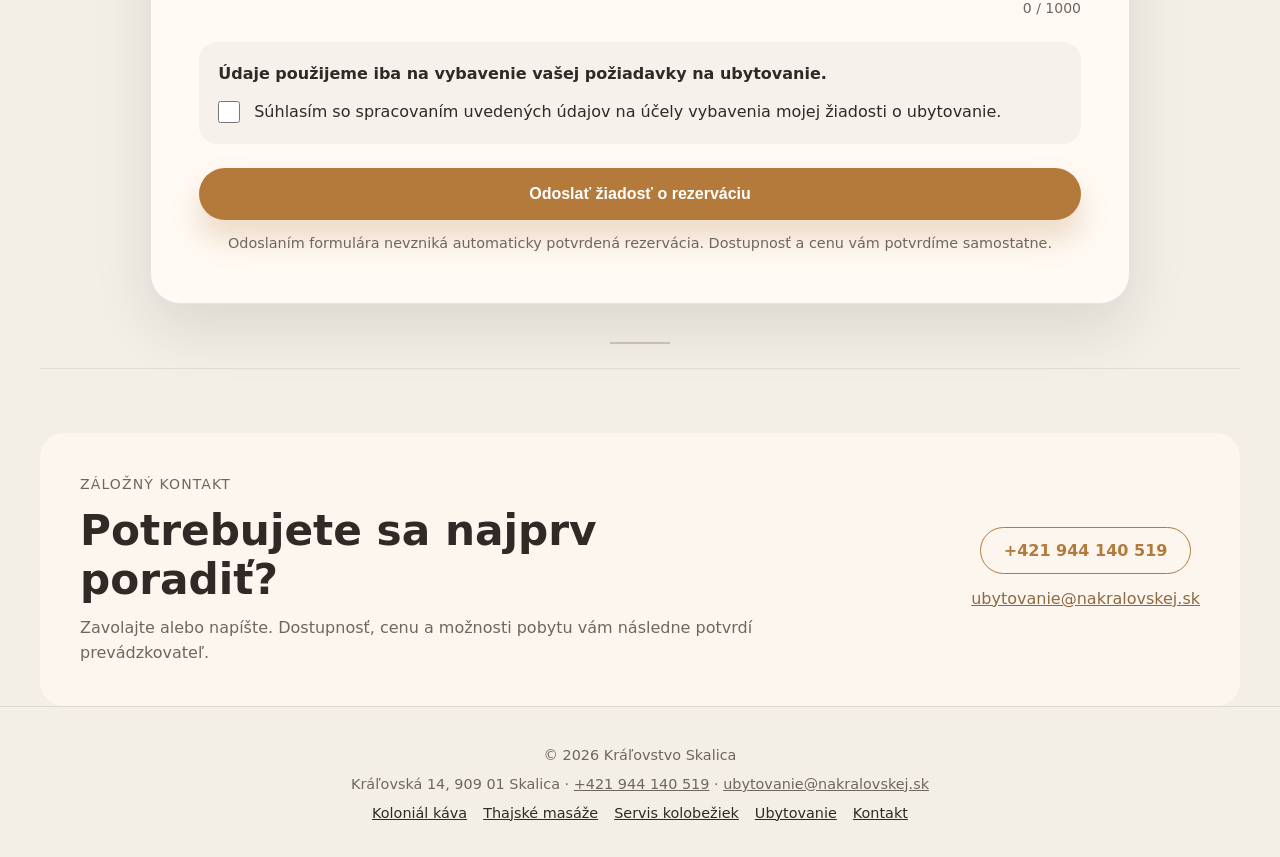
<file: ubytovanie.html>
<!DOCTYPE html>
<html lang="sk">
<head>
  <meta charset="UTF-8" />
  <meta name="viewport" content="width=device-width, initial-scale=1.0" />
  <title>Ubytovanie v centre Skalice – Kráľovstvo Skalica</title>
  <meta name="description" content="Ubytovanie na Kráľovskej 14 v historickom centre Skalice. Pošlite nezáväznú žiadosť a dostupnosť aj cenu vám potvrdíme telefonicky alebo e-mailom." />
  <meta property="og:title" content="Ubytovanie v centre Skalice – Kráľovstvo Skalica" />
  <meta property="og:description" content="Pošlite termín pobytu a počet osôb. Dostupnosť a cenu preveríme a ozveme sa vám späť." />
  <meta property="og:type" content="website" />
  <meta property="og:url" content="https://kralovstvo.sk/ubytovanie.html" />
  <meta property="og:site_name" content="Kráľovstvo Skalica" />
  <meta property="og:locale" content="sk_SK" />
  <meta property="og:image" content="https://kralovstvo.sk/assets/img/og-home.jpg" />
  <meta property="og:image:width" content="1200" />
  <meta property="og:image:height" content="630" />
  <meta name="twitter:card" content="summary_large_image" />
  <link rel="canonical" href="https://kralovstvo.sk/ubytovanie.html" />
  <link rel="icon" href="assets/img/favicon.ico" sizes="any" />
  <link rel="icon" type="image/png" sizes="32x32" href="assets/img/favicon-32.png" />
  <link rel="icon" type="image/png" sizes="192x192" href="assets/img/favicon-192.png" />
  <link rel="icon" type="image/png" sizes="512x512" href="assets/img/favicon-512.png" />
  <link rel="apple-touch-icon" href="assets/img/apple-touch-icon.png" />
  <link rel="manifest" href="assets/img/site.webmanifest" />
  <meta name="theme-color" content="#fdfaf4" />
  <meta name="msapplication-TileColor" content="#1f1307" />
  <link rel="stylesheet" href="assets/css/shared.css" />
  <link rel="stylesheet" href="assets/css/ubytovanie.css" />
</head>
<body>
  <header class="site-header">
    <div class="container header-inner">
      <a class="logo" href="index.html" aria-label="Kráľovstvo Skalica">
        <img src="assets/img/logo-kralovstvo.png" alt="Kráľovstvo Skalica" class="site-logo" />
      </a>
      <nav class="primary-nav" aria-label="Hlavná navigácia">
        <button class="nav-toggle" aria-expanded="false" aria-controls="nav-list">Menu</button>
        <ul id="nav-list">
          <li><a href="index.html#kolonial-kava">Koloniál káva</a></li>
          <li><a href="index.html#thajske-masaze">Thajské masáže</a></li>
          <li><a href="index.html#servis-elektrokolobeziek">Servis kolobežiek</a></li>
          <li><a href="ubytovanie.html" class="active" aria-current="page">Ubytovanie</a></li>
          <li><a href="index.html#kontakt">Kontakt</a></li>
        </ul>
      </nav>
    </div>
  </header>

  <main class="container accommodation-page">
    <section class="accommodation-hero" aria-labelledby="accommodation-title">
      <div class="accommodation-hero-copy">
        <p class="tag">Ubytovanie na Kráľovskej 14</p>
        <h1 id="accommodation-title">Ubytovanie v historickom centre Skalice</h1>
        <p class="accommodation-lead">Pošlite nám termín pobytu a počet osôb. Dostupnosť a cenu preveríme a ozveme sa vám späť.</p>
        <div class="cta-group accommodation-actions">
          <a class="btn btn-primary" href="#rezervacia">Overiť dostupnosť</a>
          <div class="accommodation-contact" aria-label="Kontaktné údaje ubytovania">
            <a class="text-link" href="tel:+421944140519">+421&nbsp;944&nbsp;140&nbsp;519</a>
            <a class="text-link" href="mailto:ubytovanie@nakralovskej.sk">ubytovanie@nakralovskej.sk</a>
          </div>
        </div>
      </div>
      <aside class="request-note" aria-label="Ako funguje žiadosť o rezerváciu">
        <strong>Žiadosť o rezerváciu</strong>
        <p>Odoslaním formulára nevzniká potvrdená rezervácia. Dostupnosť, cenu a možnosti ubytovania vám potvrdíme telefonicky alebo e-mailom.</p>
      </aside>
    </section>

    <section class="accommodation-info" aria-labelledby="info-title">
      <div class="section-heading">
        <p class="tag">Praktické informácie</p>
        <h2 id="info-title">Čo je dobré vedieť pred pobytom</h2>
      </div>
      <div class="info-grid">
        <article class="info-card">
          <span class="info-card-number" aria-hidden="true">01</span>
          <h3>Súkromné parkovanie</h3>
          <p>Parkovať môžete vo dvore v uzavretom súkromnom areáli. K dispozícii je aj verejné neplatené parkovanie v okolí.</p>
        </article>
        <article class="info-card">
          <span class="info-card-number" aria-hidden="true">02</span>
          <h3>Zvieratá po dohode</h3>
          <p>Pobyt s domácim zvieraťom je možný po predchádzajúcej dohode.</p>
        </article>
        <article class="info-card">
          <span class="info-card-number" aria-hidden="true">03</span>
          <h3>Počet osôb preveríme</h3>
          <p>Vo formulári uveďte počet hostí. Možnosti ubytovania preveríme podľa požadovaného termínu a ozveme sa vám.</p>
        </article>
        <article class="info-card">
          <span class="info-card-number" aria-hidden="true">04</span>
          <h3>Bez minimálneho počtu nocí</h3>
          <p>Počet nocí nie je pevne obmedzený. Každú požiadavku preveríme individuálne.</p>
        </article>
      </div>
    </section>

    <section class="accommodation-gallery" aria-labelledby="gallery-title">
      <div class="section-heading">
        <p class="tag">Priestory</p>
        <h2 id="gallery-title">Galéria ubytovania</h2>
        <p>Fotografie pripravujeme. Dočasné náhľady neskôr jednoducho nahradíme skutočnými zábermi ubytovania.</p>
      </div>
      <div class="gallery-grid">
        <figure class="gallery-item">
          <!-- Tento blok nahraďte elementom <img src="..." alt="Apartmán" loading="lazy" />. -->
          <div class="gallery-placeholder" role="img" aria-label="Dočasné miesto pre fotografiu: Apartmán">
            <svg viewBox="0 0 48 48" aria-hidden="true"><path d="M8 11h32v26H8zM8 30l9-8 7 6 5-4 11 9M31 18a3 3 0 1 0 0-6 3 3 0 0 0 0 6z" /></svg>
            <span>Fotografia bude doplnená</span>
          </div>
          <figcaption>Apartmán</figcaption>
        </figure>
        <figure class="gallery-item">
          <!-- Tento blok nahraďte elementom <img src="..." alt="Spálňa" loading="lazy" />. -->
          <div class="gallery-placeholder" role="img" aria-label="Dočasné miesto pre fotografiu: Spálňa">
            <svg viewBox="0 0 48 48" aria-hidden="true"><path d="M8 11h32v26H8zM8 30l9-8 7 6 5-4 11 9M31 18a3 3 0 1 0 0-6 3 3 0 0 0 0 6z" /></svg>
            <span>Fotografia bude doplnená</span>
          </div>
          <figcaption>Spálňa</figcaption>
        </figure>
        <figure class="gallery-item">
          <!-- Tento blok nahraďte elementom <img src="..." alt="Kúpeľňa" loading="lazy" />. -->
          <div class="gallery-placeholder" role="img" aria-label="Dočasné miesto pre fotografiu: Kúpeľňa">
            <svg viewBox="0 0 48 48" aria-hidden="true"><path d="M8 11h32v26H8zM8 30l9-8 7 6 5-4 11 9M31 18a3 3 0 1 0 0-6 3 3 0 0 0 0 6z" /></svg>
            <span>Fotografia bude doplnená</span>
          </div>
          <figcaption>Kúpeľňa</figcaption>
        </figure>
        <figure class="gallery-item">
          <!-- Tento blok nahraďte elementom <img src="..." alt="Kuchynka" loading="lazy" />. -->
          <div class="gallery-placeholder" role="img" aria-label="Dočasné miesto pre fotografiu: Kuchynka">
            <svg viewBox="0 0 48 48" aria-hidden="true"><path d="M8 11h32v26H8zM8 30l9-8 7 6 5-4 11 9M31 18a3 3 0 1 0 0-6 3 3 0 0 0 0 6z" /></svg>
            <span>Fotografia bude doplnená</span>
          </div>
          <figcaption>Kuchynka</figcaption>
        </figure>
        <figure class="gallery-item">
          <!-- Tento blok nahraďte elementom <img src="..." alt="Súkromný dvor" loading="lazy" />. -->
          <div class="gallery-placeholder" role="img" aria-label="Dočasné miesto pre fotografiu: Súkromný dvor">
            <svg viewBox="0 0 48 48" aria-hidden="true"><path d="M8 11h32v26H8zM8 30l9-8 7 6 5-4 11 9M31 18a3 3 0 1 0 0-6 3 3 0 0 0 0 6z" /></svg>
            <span>Fotografia bude doplnená</span>
          </div>
          <figcaption>Súkromný dvor</figcaption>
        </figure>
        <figure class="gallery-item">
          <!-- Tento blok nahraďte elementom <img src="..." alt="Historický dom" loading="lazy" />. -->
          <div class="gallery-placeholder" role="img" aria-label="Dočasné miesto pre fotografiu: Historický dom">
            <svg viewBox="0 0 48 48" aria-hidden="true"><path d="M8 11h32v26H8zM8 30l9-8 7 6 5-4 11 9M31 18a3 3 0 1 0 0-6 3 3 0 0 0 0 6z" /></svg>
            <span>Fotografia bude doplnená</span>
          </div>
          <figcaption>Historický dom</figcaption>
        </figure>
      </div>
    </section>

    <section id="rezervacia" class="reservation-section" aria-labelledby="reservation-title">
      <div class="reservation-card">
        <div class="reservation-intro">
          <p class="tag">Žiadosť o rezerváciu</p>
          <h2 id="reservation-title">Overte si dostupnosť ubytovania</h2>
          <p>Vyplňte termín pobytu a kontaktné údaje. Dostupnosť a cenu preveríme a ozveme sa vám späť.</p>
        </div>

        <form name="ubytovanie-rezervacia" method="POST" data-netlify="true" data-netlify-honeypot="bot-field" id="reservation-form">
          <input type="hidden" name="form-name" value="ubytovanie-rezervacia" />
          <input type="hidden" name="source" value="ubytovanie.html" />
          <p class="form-honeypot" hidden>
            <label>
              Toto pole nevypĺňajte:
              <input name="bot-field" />
            </label>
          </p>

          <div class="form-grid">
            <div class="form-field">
              <label for="name">Meno a priezvisko</label>
              <input type="text" id="name" name="name" autocomplete="name" required aria-invalid="false" aria-describedby="name-error" />
              <p class="form-error" id="name-error" aria-live="polite" hidden></p>
            </div>

            <div class="form-field">
              <label for="phone">Telefón</label>
              <input type="tel" id="phone" name="phone" autocomplete="tel" inputmode="tel" required aria-invalid="false" aria-describedby="phone-help phone-error" />
              <p class="form-help" id="phone-help">Telefón potrebujeme, aby sme vás mohli kontaktovať späť.</p>
              <p class="form-error" id="phone-error" aria-live="polite" hidden></p>
            </div>

            <div class="form-field">
              <label for="email">E-mail – nepovinné</label>
              <input type="email" id="email" name="email" autocomplete="email" inputmode="email" aria-invalid="false" aria-describedby="email-error" />
              <p class="form-error" id="email-error" aria-live="polite" hidden></p>
            </div>

            <div class="form-field">
              <label for="guests">Počet osôb</label>
              <input type="number" id="guests" name="guests" min="1" inputmode="numeric" required aria-invalid="false" aria-describedby="guests-help guests-error" />
              <p class="form-help" id="guests-help">Možnosti ubytovania preveríme podľa termínu a počtu hostí.</p>
              <p class="form-error" id="guests-error" aria-live="polite" hidden></p>
            </div>

            <div class="form-field">
              <label for="arrival">Dátum príchodu</label>
              <input type="date" id="arrival" name="arrival" required aria-invalid="false" aria-describedby="arrival-error" />
              <p class="form-error" id="arrival-error" aria-live="polite" hidden></p>
            </div>

            <div class="form-field">
              <label for="departure">Dátum odchodu</label>
              <input type="date" id="departure" name="departure" required aria-invalid="false" aria-describedby="departure-error" />
              <p class="form-error" id="departure-error" aria-live="polite" hidden></p>
            </div>

            <div class="form-field form-field-full">
              <label for="message">Otázky alebo poznámka</label>
              <textarea id="message" name="message" maxlength="1000" rows="5" placeholder="Napríklad požiadavka na parkovanie, pobyt so zvieraťom, typ postelí alebo čas príchodu." aria-invalid="false" aria-describedby="message-count message-error"></textarea>
              <div class="message-meta">
                <p class="form-error" id="message-error" aria-live="polite" hidden></p>
                <p class="character-count" id="message-count" aria-live="polite">0 / 1000</p>
              </div>
            </div>
          </div>

          <div class="stay-summary" id="stay-summary" aria-live="polite" hidden>
            <h3>Súhrn pobytu</h3>
            <dl>
              <div><dt>Príchod</dt><dd id="summary-arrival">–</dd></div>
              <div><dt>Odchod</dt><dd id="summary-departure">–</dd></div>
              <div><dt>Počet nocí</dt><dd id="summary-nights">–</dd></div>
              <div><dt>Počet osôb</dt><dd id="summary-guests">–</dd></div>
            </dl>
            <p>Súhrn je iba informatívny. Nepotvrdzuje dostupnosť ani cenu.</p>
          </div>

          <div class="privacy-block">
            <p>Údaje použijeme iba na vybavenie vašej požiadavky na ubytovanie.</p>
            <div class="consent-field">
              <input type="checkbox" id="privacy-consent" name="privacy-consent" required aria-invalid="false" aria-describedby="privacy-consent-error" />
              <label for="privacy-consent">Súhlasím so spracovaním uvedených údajov na účely vybavenia mojej žiadosti o ubytovanie.</label>
            </div>
            <p class="form-error" id="privacy-consent-error" aria-live="polite" hidden></p>
          </div>

          <div class="form-actions">
            <button class="btn btn-primary reservation-submit" type="submit">Odoslať žiadosť o rezerváciu</button>
            <p>Odoslaním formulára nevzniká automaticky potvrdená rezervácia. Dostupnosť a cenu vám potvrdíme samostatne.</p>
          </div>

          <div class="form-status form-status-error" id="form-error-status" role="alert" aria-live="assertive" tabindex="-1" hidden>
            Žiadosť sa nepodarilo odoslať. Skúste to znova alebo nás kontaktujte na čísle <a href="tel:+421944140519">+421&nbsp;944&nbsp;140&nbsp;519</a>.
          </div>
        </form>

        <div class="form-success" id="form-success" role="status" aria-live="polite" tabindex="-1" hidden>
          <p class="tag">Žiadosť o rezerváciu</p>
          <h3>Žiadosť sme prijali</h3>
          <p>Ďakujeme. Dostupnosť termínu preveríme a ozveme sa vám na uvedený telefón alebo e-mail.</p>
          <dl class="success-summary">
            <div><dt>Príchod</dt><dd id="success-arrival">–</dd></div>
            <div><dt>Odchod</dt><dd id="success-departure">–</dd></div>
            <div><dt>Počet nocí</dt><dd id="success-nights">–</dd></div>
            <div><dt>Počet osôb</dt><dd id="success-guests">–</dd></div>
          </dl>
          <button class="btn btn-secondary" type="button" id="send-another-request">Odoslať ďalšiu žiadosť</button>
        </div>
      </div>
    </section>

    <section class="accommodation-fallback" aria-labelledby="fallback-title">
      <div>
        <p class="tag">Záložný kontakt</p>
        <h2 id="fallback-title">Potrebujete sa najprv poradiť?</h2>
        <p>Zavolajte alebo napíšte. Dostupnosť, cenu a možnosti pobytu vám následne potvrdí prevádzkovateľ.</p>
      </div>
      <div class="fallback-links">
        <a class="btn btn-secondary" href="tel:+421944140519">+421&nbsp;944&nbsp;140&nbsp;519</a>
        <a class="text-link" href="mailto:ubytovanie@nakralovskej.sk">ubytovanie@nakralovskej.sk</a>
      </div>
    </section>
  </main>

  <footer class="site-footer">
    <div class="container">
      <p>© <span data-current-year></span> Kráľovstvo Skalica</p>
      <p>Kráľovská 14, 909 01 Skalica · <a href="tel:+421944140519">+421&nbsp;944&nbsp;140&nbsp;519</a> · <a href="mailto:ubytovanie@nakralovskej.sk">ubytovanie@nakralovskej.sk</a></p>
      <div class="footer-links">
        <a href="index.html#kolonial-kava">Koloniál káva</a>
        <a href="index.html#thajske-masaze">Thajské masáže</a>
        <a href="index.html#servis-elektrokolobeziek">Servis kolobežiek</a>
        <a href="ubytovanie.html">Ubytovanie</a>
        <a href="index.html#kontakt">Kontakt</a>
      </div>
    </div>
  </footer>

  <script src="assets/js/site.js" defer></script>
  <script src="assets/js/ubytovanie.js" defer></script>
</body>
</html>
</file>
<file: assets/css/shared.css>
:root {
  color-scheme: light;
  --bg: #fdfaf4;
  --text: #1f1307;
  --muted: #6f5a41;
  --accent: #c9722c;
  --accent-strong: #db4c1d;
  --border: rgba(31, 19, 7, 0.1);
  --radius: 16px;
  --shadow: 0 20px 45px rgba(18, 10, 5, 0.08);
  --bg-main: #f3efe7;
  --text-main: #2f2a26;
  --text-muted: #6f675e;
  --cta-main: #b47a3c;
  --link-soft: #8c6a44;
}

*,
*::before,
*::after {
  box-sizing: border-box;
}

body {
  margin: 0;
  background: var(--bg-main);
  color: var(--text-main);
  font-size: 1rem;
  line-height: 1.6;
  font-family: 'Inter', 'Segoe UI', system-ui, -apple-system, BlinkMacSystemFont, sans-serif;
}

section {
  margin: 0 0 4rem;
}

main > section:last-child {
  margin-bottom: 0;
}

main > section {
  position: relative;
  padding-bottom: 4rem;
  border-bottom: 1px solid rgba(31, 19, 7, 0.08);
}

main > section::after {
  content: "";
  position: absolute;
  left: 50%;
  bottom: 1.5rem;
  width: 60px;
  height: 2px;
  background: rgba(31, 19, 7, 0.18);
  transform: translateX(-50%);
}

main > section:last-child {
  border-bottom: none;
}

main > section:last-child::after {
  display: none;
}

a {
  color: inherit;
  transition: color 150ms ease;
}

button {
  transition: color 150ms ease, background 150ms ease, border-color 150ms ease;
}

a:focus-visible,
button:focus-visible,
input:focus-visible,
select:focus-visible,
textarea:focus-visible {
  outline: 3px solid var(--accent-strong);
  outline-offset: 3px;
}

img {
  max-width: 100%;
  display: block;
}

.container {
  width: min(1200px, 100% - 2rem);
  margin-inline: auto;
}

h1,
h2,
h3 {
  color: var(--text-main);
  margin-top: 0;
}

p {
  color: var(--text-muted);
  margin: 0 0 0.75rem;
}

p:last-child {
  margin-bottom: 0;
}

li {
  color: var(--text-muted);
}

.site-header {
  background: rgba(243, 239, 231, 0.95);
  position: sticky;
  top: 0;
  z-index: 10;
  backdrop-filter: blur(10px);
  border-bottom: 1px solid var(--border);
}

.header-inner {
  display: flex;
  align-items: center;
  justify-content: space-between;
  padding: 1.5rem 0;
}

.logo {
  display: inline-flex;
  align-items: center;
  text-decoration: none;
  width: clamp(140px, 20vw, 260px);
  flex: 0 0 clamp(140px, 20vw, 260px);
}

.site-logo {
  width: 100%;
  height: auto;
  max-height: 84px;
  display: block;
  object-fit: contain;
}

.primary-nav {
  margin-left: auto;
}

.primary-nav ul {
  list-style: none;
  display: flex;
  gap: 1.3rem;
  margin: 0;
  padding: 0;
}

.primary-nav a {
  text-decoration: none;
  color: var(--muted);
  font-weight: 500;
}

.primary-nav a.active,
.primary-nav a.is-active {
  color: var(--accent);
}

.nav-toggle {
  display: none;
  background: transparent;
  border: 1px solid var(--border);
  padding: 0.25rem 0.5rem;
  border-radius: 4px;
}

.hero {
  display: grid;
  gap: 2rem;
  padding: 4rem 0;
  align-items: center;
  background: var(--bg-main);
  position: relative;
  overflow: hidden;
  isolation: isolate;
}

.hero::before {
  content: "";
  position: absolute;
  inset: 0;
  background: linear-gradient(
    180deg,
    rgba(15, 9, 4, 0.65) 0%,
    rgba(15, 9, 4, 0.2) 40%,
    rgba(15, 9, 4, 0.2) 60%,
    rgba(15, 9, 4, 0.65) 100%
  );
  pointer-events: none;
  z-index: 1;
}

.hero-entry {
  position: relative;
  min-height: 70vh;
  display: flex;
  align-items: center;
  color: #fff;
  background-size: cover;
  background-position: center;
  background-repeat: no-repeat;
}

.hero-entry::after {
  content: "";
  position: absolute;
  inset: 0;
  background: linear-gradient(120deg, rgba(12, 6, 2, 0.55), rgba(32, 20, 10, 0.35));
  z-index: 0;
}

.hero-entry .hero-entry-content {
  position: relative;
  max-width: 520px;
  display: grid;
  gap: 1rem;
  z-index: 2;
  padding: 2rem;
  background: rgba(243, 239, 231, 0.75);
  border-radius: 28px;
  border: 1px solid rgba(255, 255, 255, 0.45);
  backdrop-filter: blur(6px);
  box-shadow: 0 20px 45px rgba(15, 9, 4, 0.2);
}

.hero-entry .hero-entry-content p {
  margin-bottom: 0;
  line-height: 1.7;
  max-width: 40ch;
  color: var(--text-muted);
}

.hero-entry .hero-entry-content h1 {
  color: var(--text-main);
}

.hero-entry .hero-entry-content .tag {
  color: var(--text-muted);
}

.hero-entry-home {
  background-image: linear-gradient(120deg, rgba(12, 6, 2, 0.45), rgba(12, 6, 2, 0.45)),
    url('../../fotky/chodba/3495388e-bf0b-450a-8cef-a7c85fa04642.jpg');
  min-height: auto;
  align-items: stretch;
  padding: clamp(2rem, 4vw, 3.5rem) 0 clamp(1rem, 2vw, 1.5rem);
}

.hero-home-layout {
  position: relative;
  z-index: 2;
  display: grid;
  grid-template-columns: 1fr;
  gap: clamp(1.25rem, 2.5vw, 2rem);
  align-items: stretch;
  padding-block: 0;
}

.hero-entry .hero-home-copy {
  max-width: min(760px, 100%);
}

.hero-home-copy h1 {
  margin-bottom: 0.25rem;
}

.hero-cards {
  display: grid;
  grid-template-columns: repeat(4, minmax(0, 1fr));
  gap: clamp(0.75rem, 1.4vw, 1rem);
  align-items: stretch;
}

.hero-card {
  display: flex;
  min-height: clamp(220px, 18vw, 260px);
  text-decoration: none;
  border-radius: 22px;
  border: 1px solid rgba(255, 255, 255, 0.55);
  background: rgba(255, 250, 242, 0.9);
  box-shadow: 0 14px 30px rgba(15, 9, 4, 0.16);
  color: var(--text-main);
  transition: transform 180ms ease, box-shadow 180ms ease, border-color 180ms ease, background 180ms ease;
  will-change: transform;
}

.hero-card-body {
  display: grid;
  gap: 0.7rem;
  align-content: end;
  height: 100%;
  width: 100%;
  padding: clamp(1rem, 1.8vw, 1.35rem);
  transform: translate3d(var(--card-shift-x, 0), var(--card-shift-y, 0), 0) rotateX(var(--card-rotate-x, 0deg)) rotateY(var(--card-rotate-y, 0deg));
  transform-origin: center;
  transition: transform 160ms ease;
}

.hero-card h3 {
  margin: 0;
  font-size: clamp(1.08rem, 1.35vw, 1.28rem);
  color: var(--text-main);
}

.hero-card p {
  margin: 0;
  color: var(--text-muted);
  line-height: 1.45;
  font-size: 0.96rem;
}

.hero-card-cta {
  margin-top: auto;
  display: inline-flex;
  align-items: center;
  gap: 0.35rem;
  font-weight: 600;
  color: var(--cta-main);
}

.hero-card-cta::after {
  content: "→";
  font-size: 0.95rem;
  transition: transform 140ms ease;
}

.hero-card:hover,
.hero-card:focus-visible {
  transform: translateY(-3px);
  border-color: rgba(180, 122, 60, 0.55);
  box-shadow: 0 18px 34px rgba(15, 9, 4, 0.22);
}

.hero-card.is-active {
  transform: translateY(-5px);
  border-color: rgba(219, 76, 29, 0.8);
  outline: 2px solid rgba(219, 76, 29, 0.28);
  outline-offset: 3px;
  background: rgba(255, 255, 255, 0.98);
  box-shadow: 0 24px 46px rgba(15, 9, 4, 0.26);
}

.hero-card.is-active .hero-card-cta {
  color: var(--accent-strong);
}

.hero-card:hover .hero-card-cta::after,
.hero-card:focus-visible .hero-card-cta::after {
  transform: translateX(3px);
}

.hero-card.is-bouncing {
  animation: hero-card-bounce 420ms cubic-bezier(0.28, 0.82, 0.44, 1);
}

@keyframes hero-card-bounce {
  0% { transform: translateY(0); }
  35% { transform: translateY(-8px); }
  70% { transform: translateY(2px); }
  100% { transform: translateY(0); }
}

.hero-cards.is-mobile .hero-card,
.hero-cards.is-mobile .hero-card-body {
  animation: none !important;
  transform: none !important;
  transition: none;
}

.hero-visual img {
  border-radius: var(--radius);
  box-shadow: var(--shadow);
}

.tag {
  font-size: 0.875rem;
  letter-spacing: 0.08em;
  text-transform: uppercase;
  color: var(--text-muted);
}

.cta-group,
.cta-stack {
  display: flex;
  flex-wrap: wrap;
  gap: 1rem;
  margin-top: 1.5rem;
}

.hero-cta {
  margin-top: 1rem;
}

.hero-cta::after {
  content: "↓";
  display: block;
  text-align: center;
  font-size: 1.2rem;
  color: rgba(255, 255, 255, 0.75);
  margin-top: 0.85rem;
}

.hero-compact {
  background: var(--bg-main);
  padding: 3rem 0;
}

.hero-compact::before {
  content: none;
}

.hero-compact .hero-copy {
  background: rgba(255, 255, 255, 0.82);
  padding: 2rem;
  border-radius: 28px;
  border: 1px solid rgba(31, 19, 7, 0.08);
  box-shadow: 0 12px 28px rgba(15, 9, 4, 0.12);
  color: var(--text-main);
}

.hero-compact .hero-copy p {
  color: var(--text-main);
  font-size: 1rem;
}

.hero-compact .hero-copy h1 {
  color: var(--text-main);
}

.hero-compact .hero-copy .tag {
  color: var(--text-muted);
}

.btn {
  border: none;
  border-radius: 999px;
  font-size: 1rem;
  font-weight: 600;
  cursor: pointer;
  transition: transform 150ms ease, box-shadow 150ms ease, background 150ms ease;
  text-decoration: none;
  display: inline-flex;
  align-items: center;
  justify-content: center;
  background: transparent;
  color: inherit;
  padding: 0;
}

.btn-primary {
  background: var(--cta-main);
  color: #fff;
  padding: 0.75rem 1.5rem;
  box-shadow: 0 18px 30px rgba(180, 122, 60, 0.25);
}

.btn-secondary {
  background: transparent;
  color: var(--cta-main);
  border: 1px solid var(--cta-main);
  padding: 0.6rem 1.4rem;
}

.btn.large {
  width: 100%;
  font-size: 1.1rem;
  padding-block: 1.2rem;
}

.btn:disabled {
  opacity: 0.5;
  cursor: not-allowed;
  box-shadow: none;
}

.btn:hover:not(:disabled),
.btn:focus-visible:not(:disabled) {
  transform: translateY(-2px);
}

.text-link {
  color: var(--link-soft);
  text-decoration: underline;
  font-weight: 500;
}

.highlights {
  padding: 4rem 0;
  background: var(--bg-main);
}

.highlights#cesty {
  padding-top: 5.5rem;
  border-top: 1px solid rgba(31, 19, 7, 0.08);
}

.highlights .grid {
  display: grid;
  gap: 1.5rem;
  grid-template-columns: repeat(auto-fit, minmax(220px, 1fr));
}

.highlights article,
.grid article {
  background: #fff8f0;
  padding: 1.5rem;
  border-radius: var(--radius);
  box-shadow: var(--shadow);
}

.service-detail-area {
  padding: clamp(1.1rem, 2vw, 1.5rem) 0 4rem;
  border-top: 1px solid rgba(31, 19, 7, 0.08);
  background: var(--bg-main);
}

.service-panel,
#sluzby-detail,
#kontakt {
  scroll-margin-top: 9rem;
}

.service-panel {
  background: rgba(255, 250, 242, 0.88);
  border: 1px solid var(--border);
  border-radius: 24px;
  box-shadow: var(--shadow);
  padding: clamp(1.25rem, 3vw, 2rem);
}

.service-panel[hidden] {
  display: none;
}

.service-panel > p {
  max-width: 72ch;
}

#sluzby-detail .trust-grid {
  display: grid;
  gap: 1rem;
  grid-template-columns: repeat(auto-fit, minmax(220px, 1fr));
  margin-top: 1.25rem;
}

#sluzby-detail .trust-card {
  background: #fff8f0;
  border: 1px solid rgba(31, 19, 7, 0.08);
  border-radius: var(--radius);
  box-shadow: 0 10px 24px rgba(15, 9, 4, 0.08);
  padding: 1.2rem;
}

#sluzby-detail .trust-card h3 {
  margin-bottom: 0.5rem;
}

.service-actions {
  display: flex;
  flex-wrap: wrap;
  gap: 0.85rem;
  align-items: center;
  margin-top: 1.5rem;
}

#sluzby-detail .contact-link {
  display: inline-flex;
  align-items: center;
  justify-content: center;
  min-height: 44px;
  padding: 0.7rem 1rem;
}

#sluzby-detail .service-actions .text-link {
  display: inline-flex;
  align-items: center;
  min-height: 44px;
}

.service-photo {
  margin: 1.5rem 0 2rem;
  overflow: hidden;
  border-radius: 24px;
  background: #fffaf2;
  box-shadow: 0 18px 50px rgba(31, 19, 7, 0.12);
}

.service-photo picture,
.service-photo img {
  display: block;
}

.service-photo img {
  width: 100%;
  height: auto;
}

.service-photo figcaption {
  margin: 0;
  padding: 0.85rem 1rem;
  font-size: 0.95rem;
  color: var(--text-muted);
}

#sluzby-detail .trust-card ul {
  margin: 0.75rem 0 0;
  padding-left: 1.25rem;
}

#sluzby-detail .trust-card li + li {
  margin-top: 0.35rem;
}

.site-footer {
  border-top: 1px solid var(--border);
  padding: 2rem 0;
  font-size: 0.9rem;
  background: var(--bg-main);
  text-align: center;
}

.footer-links {
  display: flex;
  gap: 1rem;
  justify-content: center;
  flex-wrap: wrap;
}

.site-footer p {
  margin: 0.35rem 0;
  color: var(--text-muted);
}

.list {
  padding-left: 1rem;
}

.grid.two-cols {
  display: grid;
  gap: 2rem;
  grid-template-columns: repeat(auto-fit, minmax(240px, 1fr));
}

.storytelling {
  padding: 3rem 0;
  background: var(--bg-main);
}

.storytelling p {
  max-width: 720px;
}

.experience {
  padding: 4rem 0;
  background: var(--bg-main);
}

.experience-grid {
  display: grid;
  grid-template-columns: repeat(auto-fit, minmax(280px, 1fr));
  gap: 2.5rem;
  align-items: center;
}

.experience-copy h2 {
  margin-bottom: 0.5rem;
}

.experience-copy p {
  color: var(--text-muted);
}

.rhythm-list {
  list-style: none;
  margin: 2rem 0;
  padding: 0;
  display: grid;
  gap: 1rem;
}

.rhythm-list li {
  display: grid;
  grid-template-columns: auto 1fr;
  gap: 1.5rem;
  padding-bottom: 1rem;
  border-bottom: 1px solid var(--border);
}

.rhythm-list li:last-child {
  border-bottom: none;
  padding-bottom: 0;
}

.rhythm-time {
  font-weight: 700;
  letter-spacing: 0.05em;
  color: var(--accent);
}

.experience-cta {
  display: flex;
  flex-wrap: wrap;
  gap: 0.75rem;
}

.experience-visual img {
  border-radius: var(--radius);
  box-shadow: var(--shadow);
  width: 100%;
  height: auto;
  object-fit: cover;
}

.decision-grid {
  grid-template-columns: repeat(auto-fit, minmax(220px, 1fr));
}

@media (max-width: 720px) {
  .primary-nav ul {
    display: none;
    flex-direction: column;
    position: absolute;
    top: 100%;
    right: 1rem;
    background: #fff;
    padding: 1rem;
    border-radius: var(--radius);
    box-shadow: var(--shadow);
  }

  .primary-nav ul.open {
    display: flex;
  }

  .nav-toggle {
    display: inline-flex;
  }

  .hero,
  .hero-grid {
    grid-template-columns: 1fr;
  }

  .hero-entry {
    min-height: 60vh;
  }

  .hero-home-layout {
    grid-template-columns: 1fr;
    padding-block: 1rem;
  }

  .hero-cards {
    grid-template-columns: 1fr;
  }

  .hero-card {
    min-height: 172px;
  }

  .cta-group,
  .cta-stack {
    flex-direction: column;
  }

  .rhythm-list {
    grid-template-columns: 1fr;
    gap: 1.25rem;
  }
}

@media (max-width: 1024px) {
  .header-inner {
    padding: 1.15rem 0;
  }

  .hero-home-layout {
    grid-template-columns: 1fr;
    gap: 1.25rem;
    padding-block: 0;
  }

  .logo {
    width: clamp(132px, 24vw, 220px);
    flex-basis: clamp(132px, 24vw, 220px);
  }

  .site-logo {
    max-height: 74px;
  }

  .primary-nav ul {
    gap: 1rem;
  }
}

@media (min-width: 721px) and (max-width: 1024px) {
  .hero-cards {
    grid-template-columns: repeat(2, minmax(0, 1fr));
  }

  .hero-card {
    min-height: 200px;
  }
}

@media (max-width: 600px) {
  .logo {
    width: clamp(126px, 38vw, 180px);
    flex-basis: clamp(126px, 38vw, 180px);
  }

  .site-logo {
    max-height: 58px;
  }
}

@media (prefers-reduced-motion: reduce) {
  .hero-card,
  .hero-card-body {
    transition: none;
    animation: none !important;
    transform: none !important;
  }
}

.soft-cross-sell {
  margin-top: 1.25rem;
  padding: 0.9rem 1.2rem;
  background: rgba(255, 250, 245, 0.72);
  border: 1px solid rgba(31, 19, 7, 0.08);
  border-radius: 16px;
}

.cross-title {
  margin: 0 0 0.25rem 0;
  font-weight: 600;
  color: var(--text);
}

.cross-text {
  margin: 0 0 0.5rem 0;
  font-size: 0.95rem;
  color: var(--muted);
}

.hero-note,
.cta-hint,
.hero-urgency,
.reservation-steps {
  font-size: 0.95rem;
  color: var(--text-muted);
  margin: 0.5rem 0 0;
}

.cta-hint {
  margin-top: 1rem;
}

.hero-urgency {
  font-style: italic;
}

.reservation-steps {
  margin-top: 0.5rem;
  font-size: 0.9rem;
}

.link-subtle {
  color: var(--text-muted);
}

.link-subtle:hover,
.link-subtle:focus-visible {
  color: var(--text-main);
}

.trust-panel-inner {
  background: rgba(255, 255, 255, 0.88);
  border: 1px solid rgba(31, 19, 7, 0.1);
  border-radius: 22px;
  padding: 1.5rem 2rem;
  box-shadow: 0 10px 24px rgba(15, 9, 4, 0.08);
}

.trust-panel .trust-title {
  text-transform: uppercase;
  letter-spacing: 0.08em;
  font-size: 0.85rem;
  margin: 0 0 0.75rem 0;
  color: var(--muted);
  font-weight: 600;
}

.trust-panel-inner p:not(.trust-title) {
  margin-bottom: 0.4rem;
  color: var(--text-muted);
}

.trust-exclusion {
  margin-top: 0.8rem;
  color: var(--muted);
  font-size: 0.9rem;
}

.pricing-grid {
  display: grid;
  grid-template-columns: repeat(auto-fit, minmax(180px, 1fr));
  gap: 1rem;
  margin: 1.5rem 0;
}

.pricing-card {
  border: 1px solid rgba(31, 19, 7, 0.1);
  border-radius: 18px;
  padding: 1rem 1.2rem;
  background: rgba(255, 255, 255, 0.9);
  display: grid;
  gap: 0.35rem;
}

.pricing-card.featured {
  border-color: var(--cta-main);
  box-shadow: var(--shadow);
  background: #fff9f2;
}

.pricing-duration {
  font-weight: 600;
  color: var(--muted);
  margin: 0;
}

.pricing-title {
  margin: 0;
  font-size: 1.05rem;
  font-weight: 600;
  color: var(--text-main);
}

.pricing-note {
  margin: 0;
  color: var(--text-muted);
  font-size: 0.95rem;
}

.pricing-price {
  margin: 0;
  font-weight: 700;
  font-size: 1.05rem;
  color: var(--text-main);
}

.pricing-footnote {
  font-size: 0.9rem;
  color: var(--text-muted);
}

.pricing-cta {
  font-size: 0.9rem;
  color: var(--link-soft);
  text-decoration: underline;
  margin-top: 0.25rem;
}

.ritual-card {
  padding: 1.5rem;
  border-radius: 22px;
  border: 1px solid rgba(31, 19, 7, 0.12);
  background: rgba(255, 255, 255, 0.86);
  box-shadow: 0 12px 22px rgba(15, 9, 4, 0.08);
}

.ritual-offer {
  padding: 0;
}

.final-cta {
  text-align: center;
  padding: 2.5rem 1rem 0;
  border-top: 1px solid rgba(31, 19, 7, 0.08);
}

.final-cta .final-text {
  font-size: 1.1rem;
  color: var(--text-main);
  margin-bottom: 1rem;
}
</file>
<file: assets/css/kava.css>
/* kralovstvo_stranka/kava.css */

:root {
  --kava-bg: #f7f3ed;
  --kava-card: #fffaf4;
  --kava-card-strong: #fff4e8;
  --kava-deep: #1f1307;
  --kava-accent: #c9722c;
  --kava-accent-strong: #db4c1d;
  --kava-muted: #6f5a41;
  --kava-border: rgba(31, 19, 7, 0.12);
  --kava-shadow: 0 20px 45px rgba(18, 10, 5, 0.1);
}

.page-kava {
  background: var(--kava-bg);
}

.kava-hero {
  position: relative;
  min-height: auto;
  margin-bottom: 1rem;
  padding: clamp(1.25rem, 3vw, 2rem) 0;
  background: url('../../fotky/kava/500091531_1253119006816305_697534955740682492_n.jpg') center/cover;
  color: #fff;
}

.kava-hero::before {
  content: "";
  position: absolute;
  inset: 0;
  background: linear-gradient(120deg, rgba(15, 9, 4, 0.82), rgba(15, 9, 4, 0.56));
  z-index: 1;
  pointer-events: none;
}

.kava-hero .hero-content {
  position: relative;
  z-index: 2;
  max-width: 680px;
  text-shadow: 0 2px 10px rgba(0, 0, 0, 0.3);
}

.kava-hero h1 {
  font-size: clamp(2rem, 5vw, 3.2rem);
}

.kava-hero h1,
.kava-hero p,
.kava-hero .tag {
  color: #fff;
}

.kava-hero .btn-secondary {
  background: rgba(255, 255, 255, 0.92);
  border-color: rgba(255, 255, 255, 0.98);
  color: #2f2a26;
}

.kava-hero .btn-secondary:hover,
.kava-hero .btn-secondary:focus-visible {
  background: #fff;
  color: var(--kava-deep);
}

.kava-wizard {
  padding: clamp(1rem, 2vw, 1.5rem) 0 4rem;
}

.kava-wizard .container {
  display: grid;
  gap: 1.25rem;
}

.wizard-progress {
  list-style: none;
  display: grid;
  grid-template-columns: repeat(3, minmax(0, 1fr));
  gap: 0.75rem;
  max-width: 920px;
  margin: 0 auto;
  padding: 0;
}

.wizard-progress li {
  min-height: 44px;
  display: flex;
  align-items: center;
  justify-content: center;
  padding: 0.65rem 0.75rem;
  border: 1px solid var(--kava-border);
  border-radius: 999px;
  background: rgba(255, 250, 244, 0.72);
  color: var(--kava-muted);
  font-weight: 600;
  text-align: center;
}

.wizard-progress li.is-active {
  border-color: rgba(201, 114, 44, 0.5);
  background: var(--kava-card-strong);
  color: var(--kava-deep);
  box-shadow: 0 10px 24px rgba(18, 10, 5, 0.08);
}

.wizard-progress li.is-done {
  color: var(--kava-accent);
}

.wizard-step {
  width: min(920px, 100%);
  margin: 0 auto;
  padding: clamp(1.25rem, 3vw, 2rem);
  border: 1px solid var(--kava-border);
  border-radius: 24px;
  background: rgba(255, 250, 244, 0.94);
  box-shadow: var(--kava-shadow);
  scroll-margin-top: 9rem;
}

.wizard-step[hidden] {
  display: none;
}

.wizard-step h2 {
  margin-bottom: 0.75rem;
  color: var(--kava-deep);
}

.wizard-step > p:not(.section-subtitle) {
  max-width: 62ch;
  color: var(--text-muted);
}

.section-subtitle {
  margin: 0 0 0.35rem;
  text-transform: uppercase;
  letter-spacing: 0.08em;
  font-size: 0.82rem;
  font-weight: 700;
  color: var(--kava-accent);
}

.choice-grid {
  display: grid;
  grid-template-columns: repeat(3, minmax(0, 1fr));
  gap: 1rem;
  margin-top: 1.25rem;
}

.choice-card {
  min-height: 150px;
  display: grid;
  align-content: start;
  gap: 0.55rem;
  padding: 1.2rem;
  border: 1px solid var(--kava-border);
  border-radius: 18px;
  background: #fff;
  color: var(--kava-deep);
  text-align: left;
  box-shadow: 0 10px 24px rgba(18, 10, 5, 0.07);
  cursor: pointer;
  transition: transform 160ms ease, border-color 160ms ease, box-shadow 160ms ease;
}

.choice-card span {
  font-size: 1.15rem;
  font-weight: 700;
}

.choice-card small {
  color: var(--text-muted);
  line-height: 1.5;
}

.choice-card:hover,
.choice-card:focus-visible {
  transform: translateY(-2px);
  border-color: rgba(201, 114, 44, 0.55);
  box-shadow: 0 16px 32px rgba(18, 10, 5, 0.11);
}

.size-grid {
  display: grid;
  grid-template-columns: repeat(4, minmax(0, 1fr));
  gap: 0.8rem;
  margin-top: 1.25rem;
}

.choice-chip {
  min-height: 54px;
  padding: 0.75rem 1rem;
  border: 1px solid rgba(201, 114, 44, 0.35);
  border-radius: 999px;
  background: #fff;
  color: var(--kava-deep);
  font: inherit;
  font-weight: 700;
  cursor: pointer;
}

.choice-chip:hover,
.choice-chip:focus-visible {
  border-color: var(--kava-accent);
  background: var(--kava-card-strong);
}

.wizard-note {
  margin-bottom: 1rem;
}

.product-card-grid {
  display: grid;
  grid-template-columns: repeat(2, minmax(0, 1fr));
  gap: 1rem;
  margin-top: 1rem;
}

.coffee-card {
  display: grid;
  gap: 0.85rem;
  padding: 1.2rem;
  border: 1px solid var(--kava-border);
  border-radius: 18px;
  background: #fff;
  box-shadow: 0 10px 24px rgba(18, 10, 5, 0.06);
}

.coffee-card h3 {
  margin: 0 0 0.4rem;
  font-size: 1.05rem;
  color: var(--kava-deep);
}

.coffee-card p {
  margin: 0;
  color: var(--text-muted);
}

.coffee-card .coffee-price {
  color: var(--kava-deep);
  font-weight: 800;
}

.show-more-coffee {
  justify-self: start;
}

.back-link,
.checkout-cancel-link {
  display: inline-flex;
  align-items: center;
  min-height: 40px;
  margin-bottom: 0.75rem;
  padding: 0;
  border: 0;
  background: transparent;
  color: var(--kava-accent);
  font: inherit;
  font-weight: 700;
  cursor: pointer;
}

.request-summary .btn {
  margin-top: 1rem;
}

.summary-list {
  display: grid;
  gap: 0.7rem;
  margin: 1rem 0;
}

.summary-list div {
  display: grid;
  grid-template-columns: minmax(120px, 0.4fr) 1fr;
  gap: 0.75rem;
  padding: 0.8rem 0;
  border-bottom: 1px solid var(--kava-border);
}

.summary-list dt {
  color: var(--kava-muted);
  font-weight: 700;
}

.summary-list dd {
  margin: 0;
  color: var(--kava-deep);
  font-weight: 700;
}

.summary-total {
  display: inline-flex;
  margin: 0.5rem 0 1rem;
  padding: 0.65rem 0.9rem;
  border-radius: 999px;
  background: var(--kava-card-strong);
  color: var(--kava-deep);
  font-weight: 800;
}

.request-form {
  display: grid;
  grid-template-columns: repeat(2, minmax(0, 1fr));
  gap: 1rem;
  margin-top: 1.25rem;
}

.request-form label {
  display: grid;
  gap: 0.35rem;
  color: var(--kava-deep);
  font-weight: 700;
}

.request-form .full-row {
  grid-column: 1 / -1;
}

.request-form input,
.request-form textarea {
  width: 100%;
  border: 1px solid var(--kava-border);
  border-radius: 12px;
  padding: 0.85rem 0.9rem;
  background: #fff;
  color: var(--kava-deep);
  font: inherit;
}

.request-form textarea {
  resize: vertical;
}

@media (max-width: 860px) {
  .choice-grid,
  .product-card-grid {
    grid-template-columns: 1fr;
  }

  .size-grid {
    grid-template-columns: repeat(2, minmax(0, 1fr));
  }
}

@media (max-width: 640px) {
  .kava-hero {
    min-height: auto;
    padding: 1rem 0 1.25rem;
  }

  .wizard-progress {
    display: none;
  }

  .wizard-step {
    border-radius: 18px;
  }

  .choice-card {
    min-height: 128px;
  }

  .summary-list div,
  .request-form {
    grid-template-columns: 1fr;
  }

  .size-grid {
    grid-template-columns: 1fr;
  }
}
</file>
<file: assets/css/ubytovanie.css>
.accommodation-page {
  overflow: clip;
}

.accommodation-page > section {
  scroll-margin-top: 8.5rem;
}

.accommodation-hero {
  display: grid;
  grid-template-columns: minmax(0, 1.55fr) minmax(280px, 0.75fr);
  gap: clamp(1.25rem, 4vw, 3.5rem);
  align-items: center;
  margin-top: clamp(1.5rem, 4vw, 3rem);
  padding: clamp(2rem, 6vw, 5rem);
  overflow: hidden;
  border: 1px solid rgba(31, 19, 7, 0.09);
  border-radius: 32px;
  background:
    radial-gradient(circle at 88% 18%, rgba(201, 114, 44, 0.18), transparent 34%),
    linear-gradient(135deg, #fffaf2 0%, #f3e9da 100%);
  box-shadow: var(--shadow);
}

.accommodation-hero::after {
  display: none;
}

.accommodation-hero-copy {
  max-width: 720px;
}

.accommodation-hero h1 {
  max-width: 18ch;
  margin-bottom: 1rem;
  font-size: clamp(2.25rem, 5vw, 4.65rem);
  line-height: 1.06;
  letter-spacing: -0.035em;
}

.accommodation-lead {
  max-width: 60ch;
  font-size: clamp(1.05rem, 2vw, 1.25rem);
  color: var(--text-main);
}

.accommodation-actions {
  align-items: center;
}

.accommodation-actions .btn {
  min-height: 48px;
}

.accommodation-contact {
  display: grid;
  gap: 0.15rem;
}

.request-note {
  padding: clamp(1.25rem, 3vw, 2rem);
  border: 1px solid rgba(31, 19, 7, 0.1);
  border-radius: 24px;
  background: rgba(255, 255, 255, 0.78);
  box-shadow: 0 16px 36px rgba(31, 19, 7, 0.08);
}

.request-note strong {
  display: block;
  margin-bottom: 0.45rem;
  color: var(--text-main);
  font-size: 1.05rem;
}

.request-note p {
  margin: 0;
}

.section-heading {
  max-width: 760px;
  margin-bottom: 1.75rem;
}

.section-heading h2,
.reservation-intro h2,
.accommodation-fallback h2 {
  margin-bottom: 0.65rem;
  font-size: clamp(1.75rem, 3.3vw, 2.75rem);
  line-height: 1.15;
}

.info-grid {
  display: grid;
  grid-template-columns: repeat(4, minmax(0, 1fr));
  gap: 1rem;
}

.info-card {
  min-height: 100%;
  padding: clamp(1.25rem, 2.5vw, 1.75rem);
  border: 1px solid rgba(31, 19, 7, 0.08);
  border-radius: 24px;
  background: #fff8f0;
  box-shadow: 0 14px 32px rgba(31, 19, 7, 0.07);
}

.info-card-number {
  display: inline-block;
  margin-bottom: 1.25rem;
  color: var(--cta-main);
  font-size: 0.85rem;
  font-weight: 700;
  letter-spacing: 0.08em;
}

.info-card h3 {
  margin-bottom: 0.55rem;
  font-size: 1.16rem;
}

.gallery-grid {
  display: grid;
  grid-template-columns: repeat(3, minmax(0, 1fr));
  gap: 1.25rem;
}

.gallery-item {
  margin: 0;
  overflow: hidden;
  border: 1px solid rgba(31, 19, 7, 0.09);
  border-radius: 22px;
  background: #fffaf4;
  box-shadow: 0 14px 34px rgba(31, 19, 7, 0.08);
}

.gallery-placeholder,
.gallery-item > img {
  width: 100%;
  aspect-ratio: 4 / 3;
}

.gallery-item > img {
  object-fit: cover;
}

.gallery-placeholder {
  display: grid;
  place-content: center;
  justify-items: center;
  gap: 0.75rem;
  padding: 1rem;
  background:
    linear-gradient(135deg, transparent 48%, rgba(140, 106, 68, 0.08) 49%, rgba(140, 106, 68, 0.08) 51%, transparent 52%),
    #eee4d5;
  color: var(--text-muted);
  text-align: center;
}

.gallery-placeholder svg {
  width: 46px;
  height: 46px;
  fill: none;
  stroke: currentColor;
  stroke-linecap: round;
  stroke-linejoin: round;
  stroke-width: 1.6;
  opacity: 0.72;
}

.gallery-placeholder span {
  font-size: 0.9rem;
  font-weight: 600;
}

.gallery-item figcaption {
  padding: 0.9rem 1.1rem 1rem;
  color: var(--text-main);
  font-weight: 650;
}

.reservation-section {
  padding-inline: clamp(0rem, 2vw, 1.5rem);
}

.reservation-card {
  max-width: 980px;
  margin-inline: auto;
  padding: clamp(1.25rem, 4vw, 3rem);
  border: 1px solid rgba(31, 19, 7, 0.1);
  border-radius: 30px;
  background: #fffaf4;
  box-shadow: 0 24px 60px rgba(31, 19, 7, 0.11);
}

.reservation-intro {
  max-width: 720px;
  margin-bottom: 2rem;
}

.form-grid {
  display: grid;
  grid-template-columns: repeat(2, minmax(0, 1fr));
  gap: 1.15rem 1.25rem;
}

.form-field {
  min-width: 0;
}

.form-field-full {
  grid-column: 1 / -1;
}

.form-field label {
  display: inline-block;
  margin-bottom: 0.4rem;
  color: var(--text-main);
  font-weight: 650;
}

.form-field input,
.form-field textarea {
  display: block;
  width: 100%;
  min-width: 0;
  min-height: 48px;
  border: 1px solid rgba(31, 19, 7, 0.22);
  border-radius: 13px;
  background: #fff;
  color: var(--text-main);
  font: inherit;
  padding: 0.75rem 0.9rem;
  transition: border-color 150ms ease, box-shadow 150ms ease;
}

.form-field textarea {
  min-height: 138px;
  resize: vertical;
}

.form-field input:hover,
.form-field textarea:hover {
  border-color: rgba(31, 19, 7, 0.42);
}

.form-field input:focus,
.form-field textarea:focus {
  border-color: var(--accent-strong);
  box-shadow: 0 0 0 4px rgba(201, 114, 44, 0.13);
}

.form-field input[aria-invalid="true"],
.form-field textarea[aria-invalid="true"],
.consent-field input[aria-invalid="true"] {
  border-color: #a63320;
}

.form-help,
.character-count,
.form-error {
  margin: 0.35rem 0 0;
  font-size: 0.875rem;
  line-height: 1.45;
}

.form-help,
.character-count {
  color: var(--text-muted);
}

.form-error {
  color: #8e2a1c;
  font-weight: 600;
}

.message-meta {
  display: flex;
  justify-content: space-between;
  gap: 1rem;
  align-items: flex-start;
}

.character-count {
  margin-left: auto;
  white-space: nowrap;
}

.stay-summary {
  margin-top: 1.5rem;
  padding: 1.25rem;
  border: 1px solid rgba(180, 122, 60, 0.24);
  border-radius: 18px;
  background: rgba(243, 233, 218, 0.6);
}

.stay-summary h3 {
  margin-bottom: 0.75rem;
  font-size: 1.05rem;
}

.stay-summary dl,
.success-summary {
  display: grid;
  grid-template-columns: repeat(4, minmax(0, 1fr));
  gap: 0.75rem;
  margin: 0;
}

.stay-summary dl > div,
.success-summary > div {
  padding: 0.75rem;
  border-radius: 12px;
  background: rgba(255, 255, 255, 0.72);
}

.stay-summary dt,
.success-summary dt {
  color: var(--text-muted);
  font-size: 0.8rem;
}

.stay-summary dd,
.success-summary dd {
  margin: 0.2rem 0 0;
  color: var(--text-main);
  font-weight: 700;
}

.stay-summary > p {
  margin-top: 0.8rem;
  font-size: 0.88rem;
}

.privacy-block {
  margin-top: 1.5rem;
  padding: 1.2rem;
  border-radius: 18px;
  background: rgba(31, 19, 7, 0.035);
}

.privacy-block > p:first-child {
  color: var(--text-main);
  font-weight: 600;
}

.consent-field {
  display: grid;
  grid-template-columns: 24px minmax(0, 1fr);
  gap: 0.75rem;
  align-items: start;
}

.consent-field input {
  width: 22px;
  height: 22px;
  margin: 0.15rem 0 0;
  accent-color: var(--cta-main);
}

.consent-field label {
  color: var(--text-main);
  cursor: pointer;
}

.form-actions {
  display: grid;
  gap: 0.75rem;
  margin-top: 1.5rem;
}

.reservation-submit {
  width: 100%;
  min-height: 52px;
  padding: 0.85rem 1.5rem;
}

.form-actions > p {
  margin: 0;
  text-align: center;
  font-size: 0.9rem;
}

.form-status,
.form-success {
  margin-top: 1.5rem;
  padding: 1.25rem;
  border-radius: 18px;
}

.form-status-error {
  border: 1px solid rgba(142, 42, 28, 0.25);
  background: #fff0ed;
  color: #762318;
}

.form-status-error a {
  font-weight: 700;
}

.form-success {
  border: 1px solid rgba(94, 111, 61, 0.25);
  background: #f3f5e9;
}

.form-success h3 {
  margin-bottom: 0.55rem;
  font-size: clamp(1.5rem, 3vw, 2rem);
}

.success-summary {
  margin: 1.25rem 0;
}

.form-success .btn {
  min-height: 46px;
}

.accommodation-fallback {
  display: flex;
  justify-content: space-between;
  gap: 2rem;
  align-items: center;
  padding: clamp(1.5rem, 4vw, 2.5rem);
  border-radius: 24px;
  background: rgba(255, 248, 240, 0.85);
}

.accommodation-fallback::after {
  display: none;
}

.accommodation-fallback > div:first-child {
  max-width: 680px;
}

.fallback-links {
  display: grid;
  flex: 0 0 auto;
  gap: 0.75rem;
  justify-items: center;
}

.fallback-links .btn {
  min-height: 46px;
  white-space: nowrap;
}

[hidden] {
  display: none !important;
}

@media (max-width: 1024px) {
  .accommodation-hero {
    grid-template-columns: 1fr;
  }

  .request-note {
    max-width: 680px;
  }

  .info-grid {
    grid-template-columns: repeat(2, minmax(0, 1fr));
  }
}

@media (max-width: 900px) {
  .gallery-grid {
    grid-template-columns: repeat(2, minmax(0, 1fr));
  }

  .stay-summary dl,
  .success-summary {
    grid-template-columns: repeat(2, minmax(0, 1fr));
  }
}

@media (max-width: 720px) {
  .accommodation-page > section {
    scroll-margin-top: 6.5rem;
  }

  .accommodation-hero {
    margin-top: 1rem;
    padding: 1.5rem;
    border-radius: 24px;
  }

  .accommodation-actions {
    align-items: stretch;
  }

  .accommodation-actions .btn,
  .fallback-links .btn {
    width: 100%;
  }

  .accommodation-contact {
    gap: 0.5rem;
  }

  .accommodation-contact a {
    display: inline-flex;
    align-items: center;
    min-height: 44px;
  }

  .form-grid {
    grid-template-columns: 1fr;
  }

  .form-field-full {
    grid-column: auto;
  }

  .form-field input,
  .form-field textarea {
    font-size: 16px;
  }

  .accommodation-fallback {
    align-items: stretch;
    flex-direction: column;
  }

  .fallback-links {
    justify-items: stretch;
  }

  .fallback-links .text-link {
    display: inline-flex;
    align-items: center;
    min-height: 44px;
  }
}

@media (max-width: 620px) {
  .info-grid,
  .gallery-grid,
  .stay-summary dl,
  .success-summary {
    grid-template-columns: 1fr;
  }

  .reservation-section {
    padding-inline: 0;
  }

  .reservation-card {
    padding: 1.15rem;
    border-radius: 22px;
  }

  .message-meta {
    flex-direction: column;
    gap: 0;
  }

  .character-count {
    margin-left: 0;
  }
}

@media (prefers-reduced-motion: reduce) {
  .accommodation-page {
    scroll-behavior: auto;
  }
}
</file>
